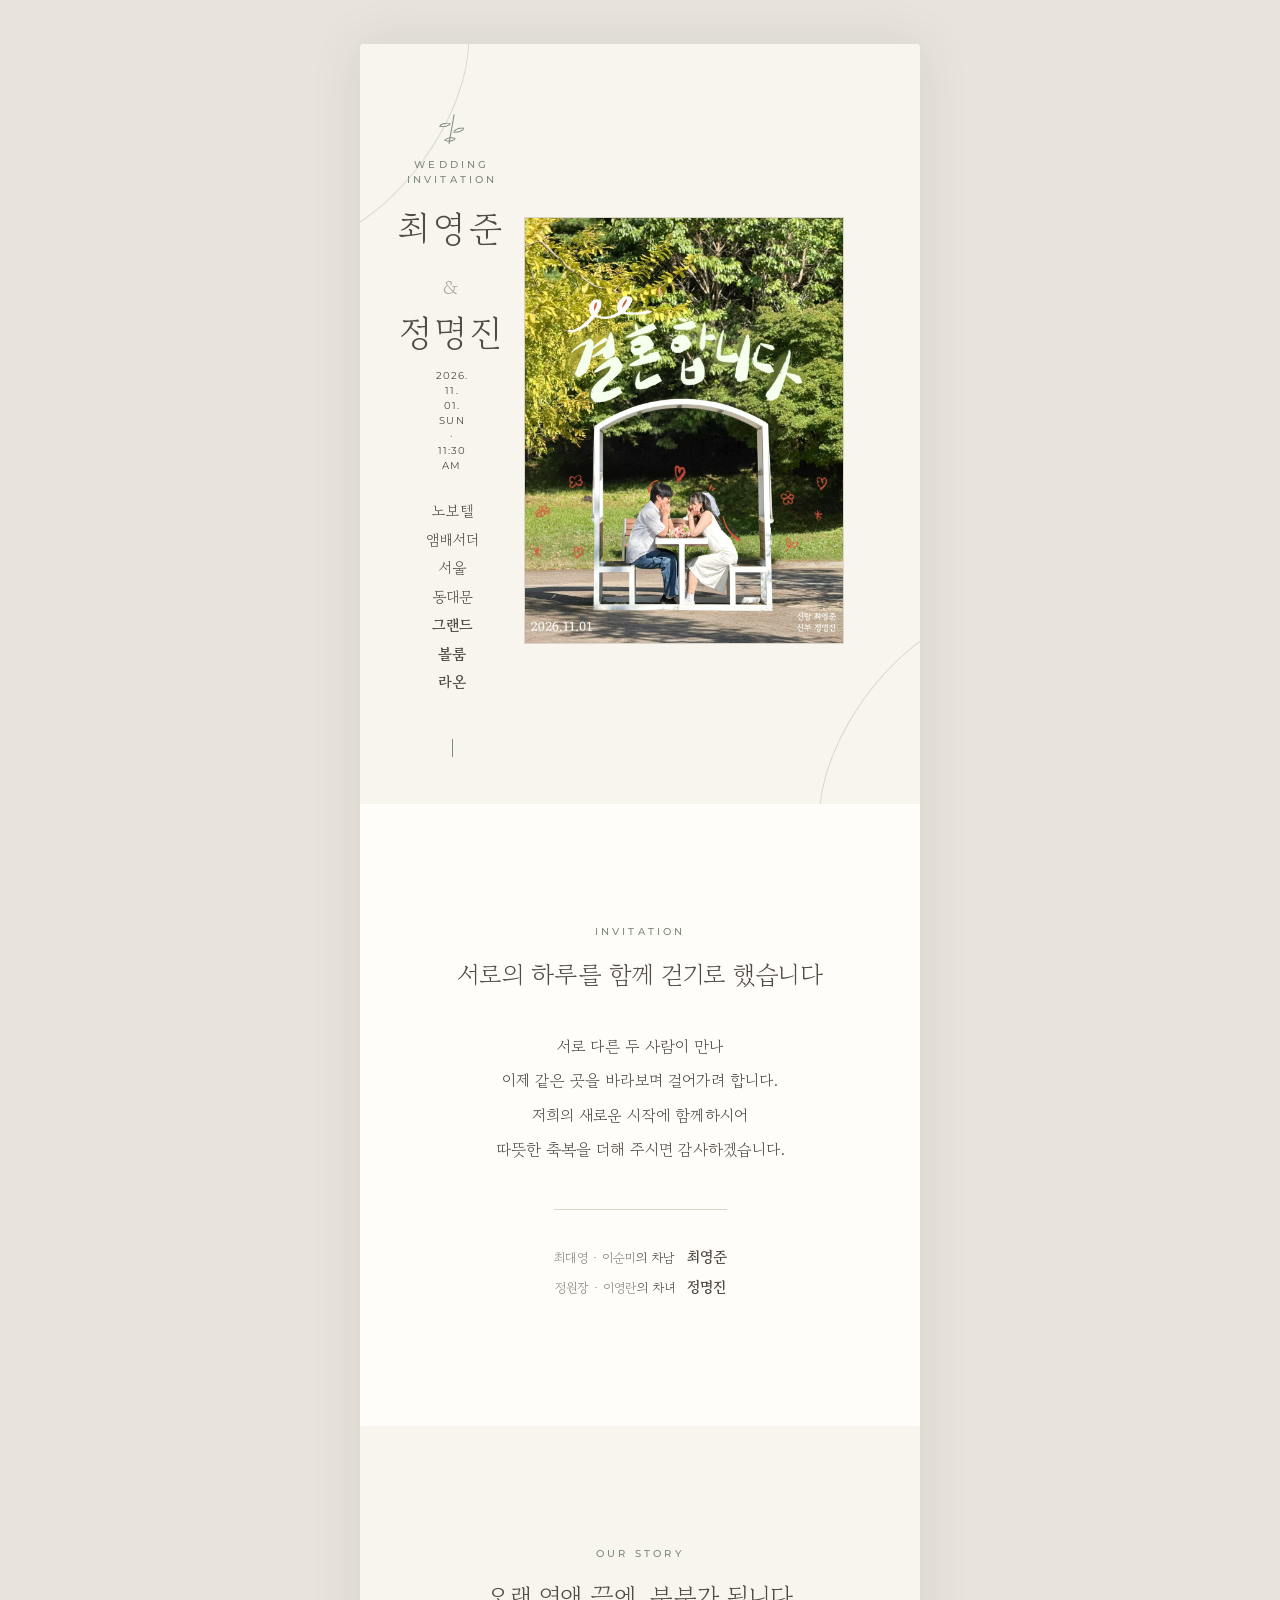
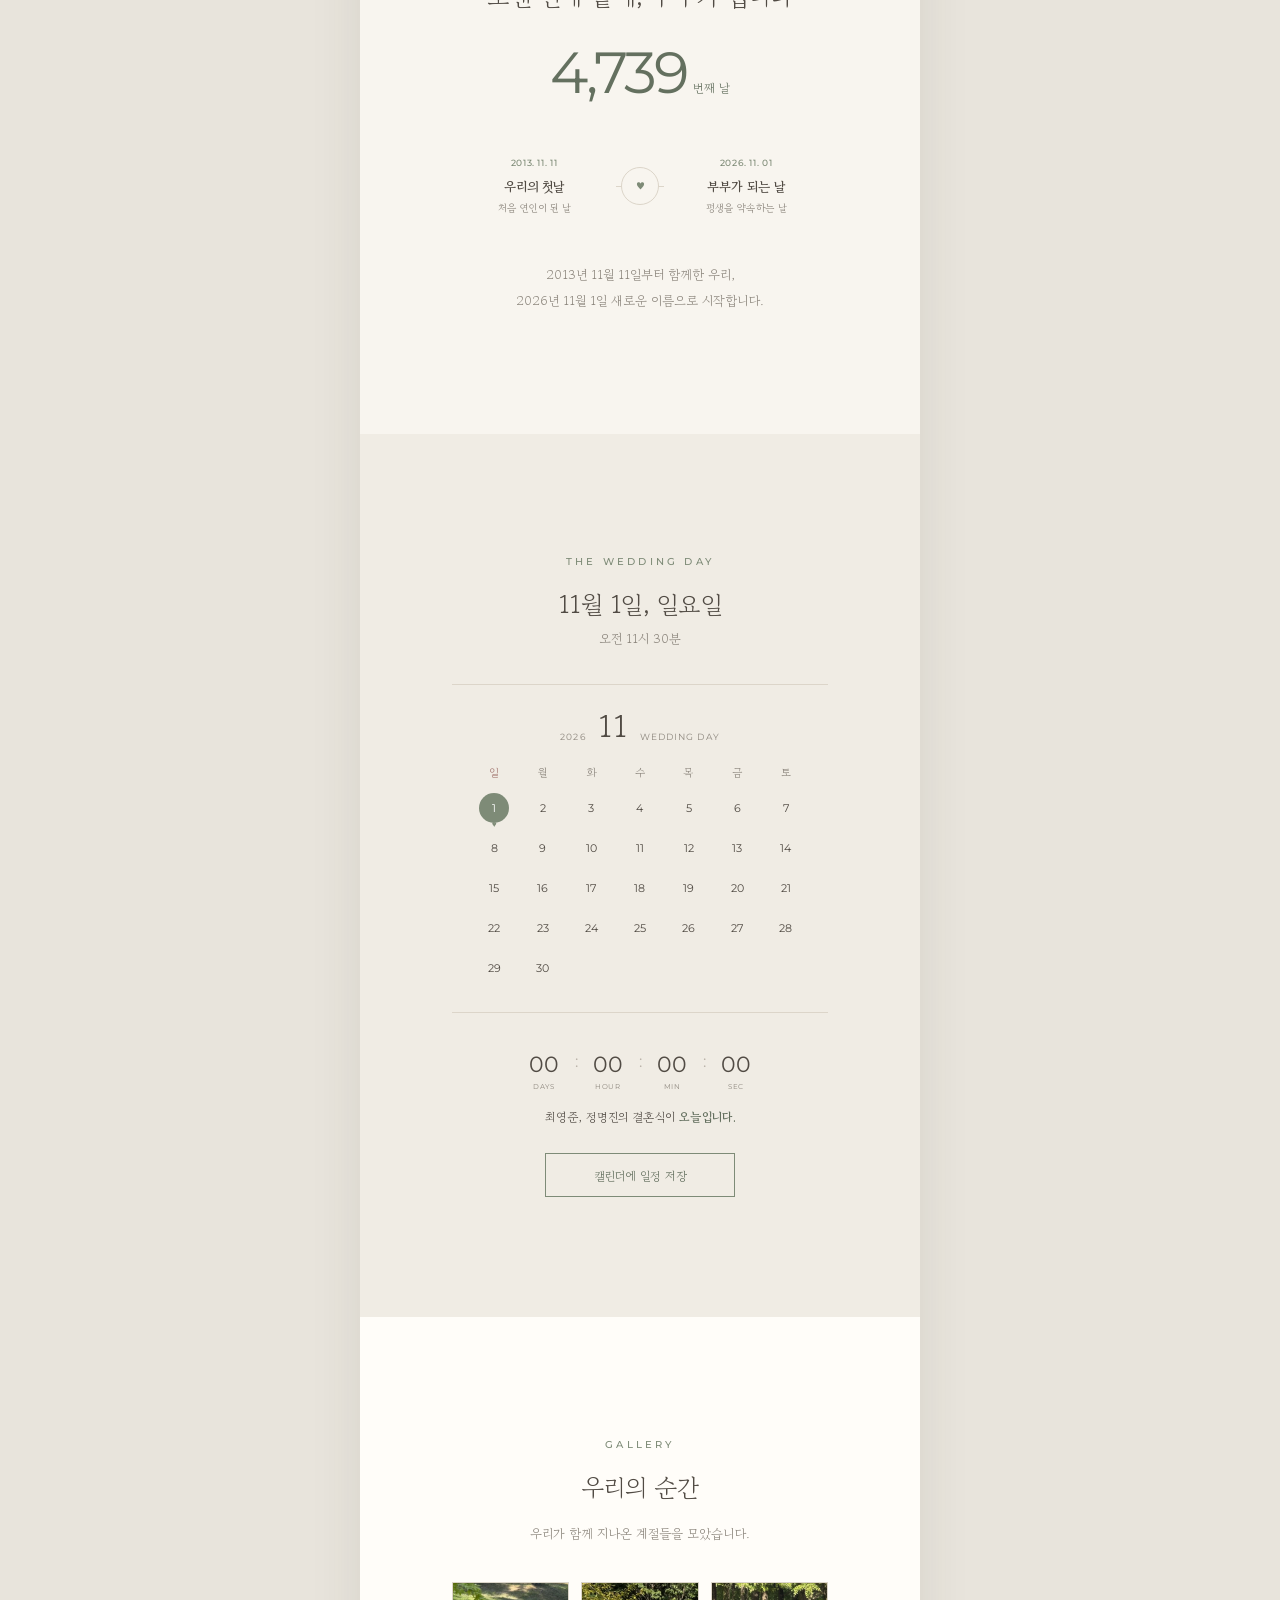
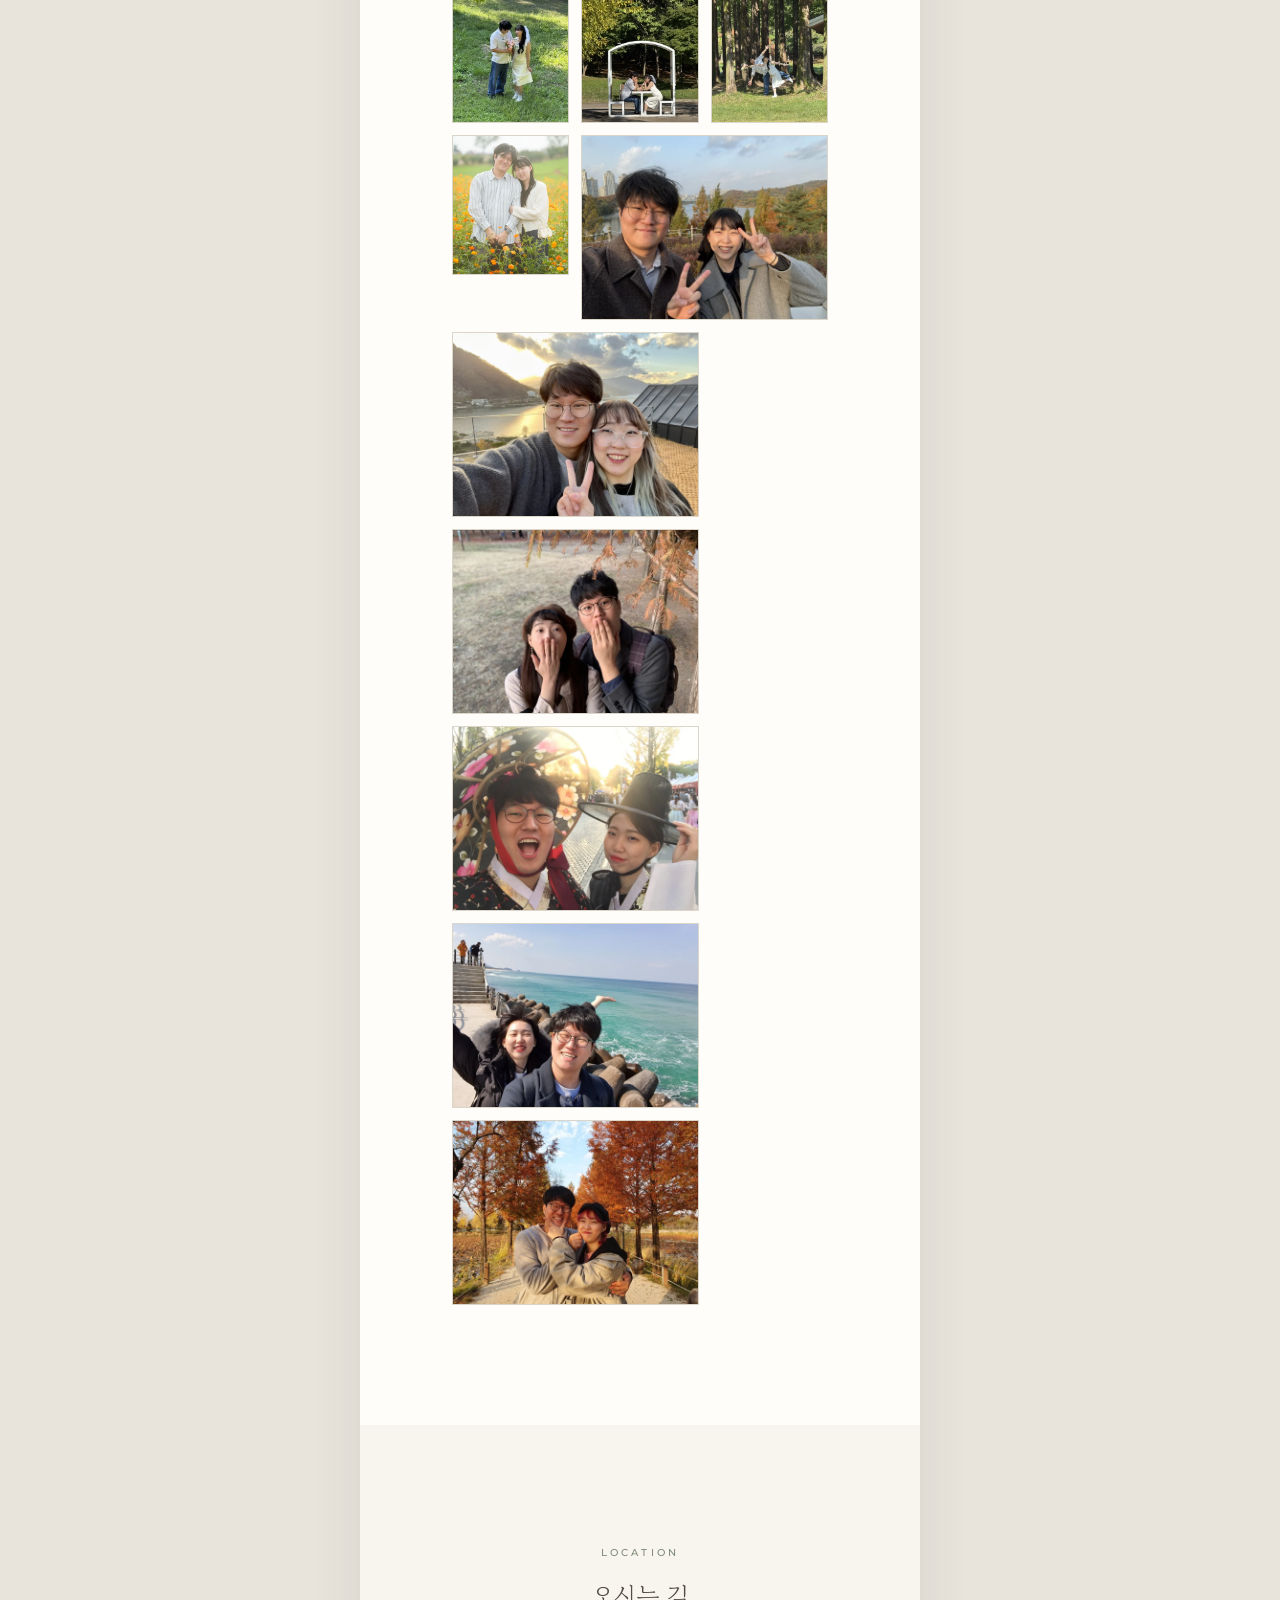
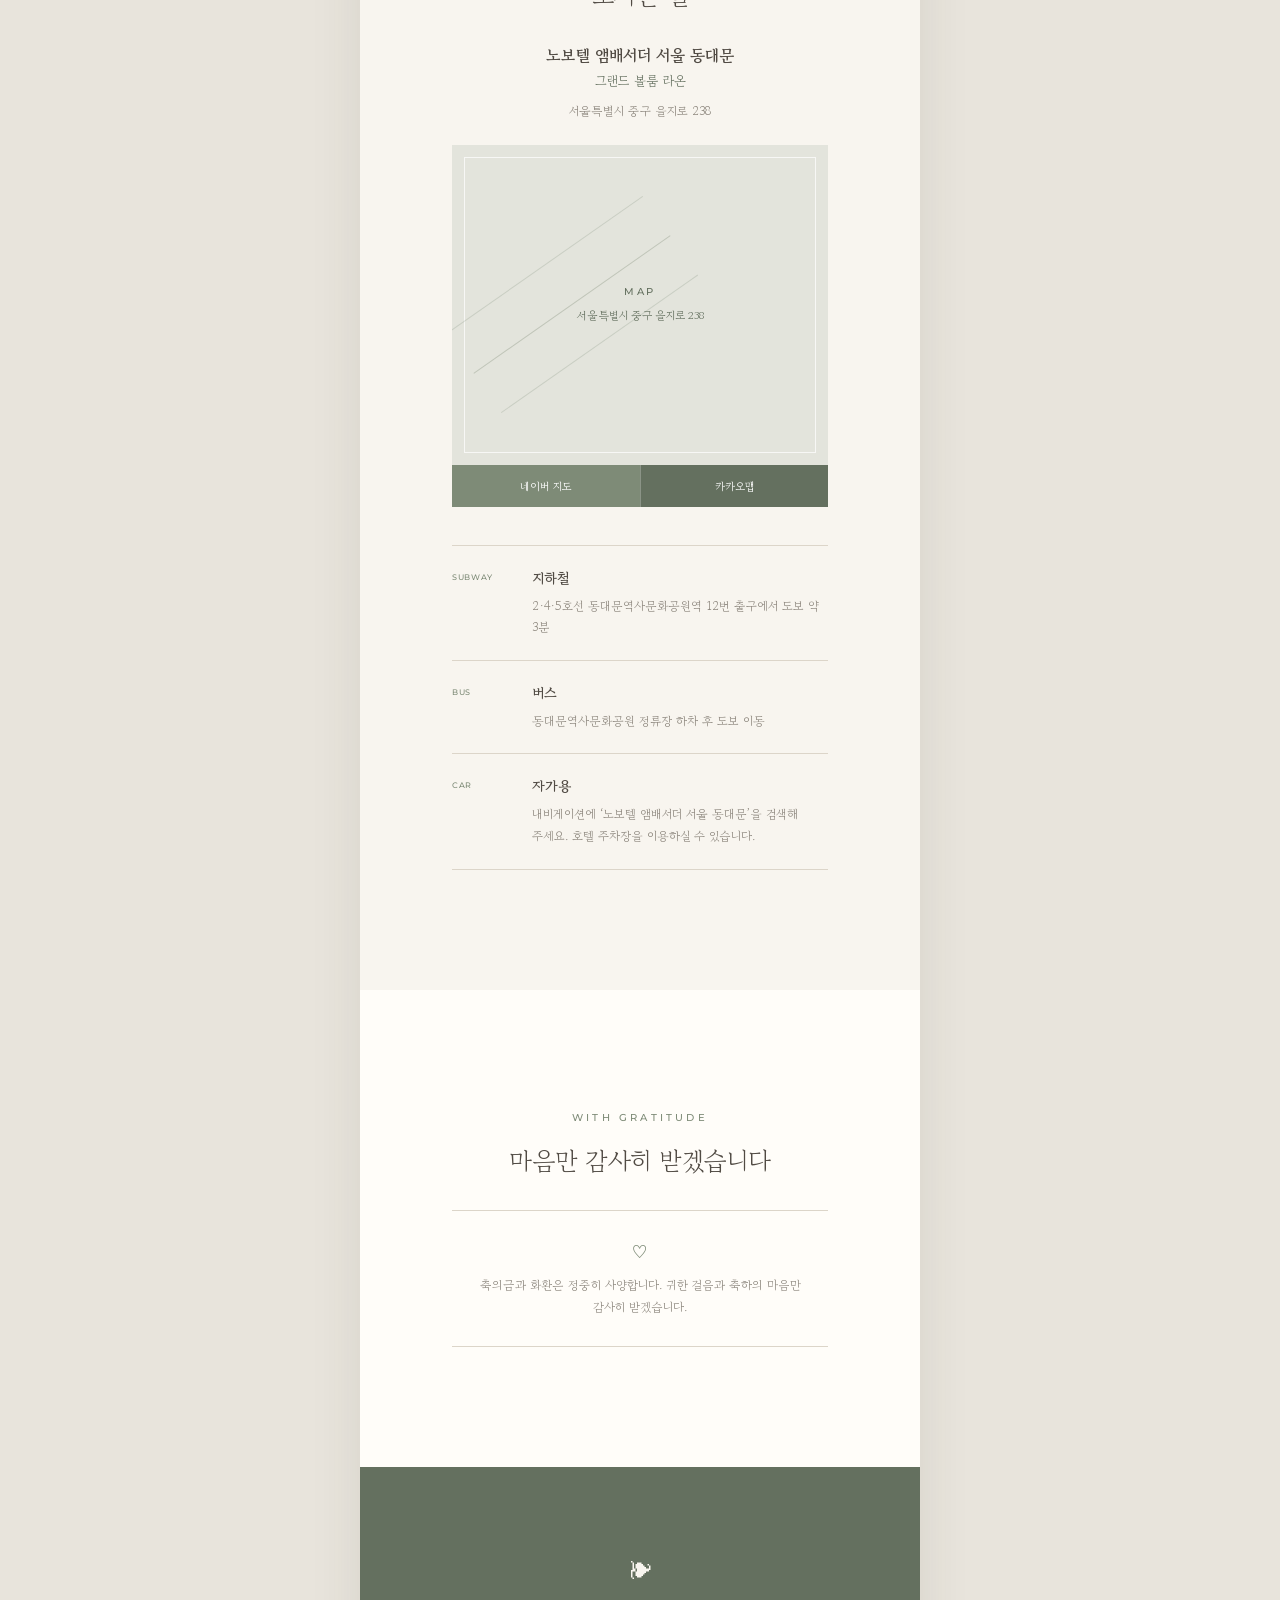
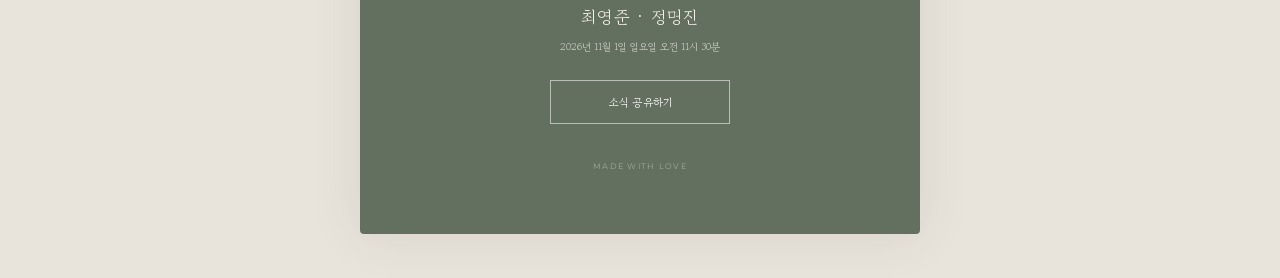
<file: static/wedding/index.html>
<!doctype html>
<html lang="ko">
  <head>
    <meta charset="UTF-8" />
    <meta name="viewport" content="width=device-width, initial-scale=1, viewport-fit=cover" />
    <meta name="theme-color" content="#f7f4ee" />
    <meta name="description" content="2026년 11월 1일 오전 11시 30분, 노보텔 앰배서더 서울 동대문" />
    <meta property="og:type" content="website" />
    <meta property="og:title" content="영준 · 명진, 결혼합니다" />
    <meta property="og:description" content="2026년 11월 1일 오전 11시 30분, 노보텔 앰배서더 서울 동대문" />
    <title>영준 · 명진, 결혼합니다</title>
    <link rel="icon" href="./assets/favicon-B3FWs-LG.svg" type="image/svg+xml" />
    <link rel="preconnect" href="https://fonts.googleapis.com" />
    <link rel="preconnect" href="https://fonts.gstatic.com" crossorigin />
    <link href="https://fonts.googleapis.com/css2?family=DM+Serif+Display&family=Gowun+Batang:wght@400;700&family=Montserrat:wght@400;500;600;700&family=Nanum+Pen+Script&family=Noto+Sans+KR:wght@400;500;700;900&display=swap" rel="stylesheet" />
    <script type="module" crossorigin src="./assets/main-DGoYVUx1.js"></script>
    <link rel="stylesheet" crossorigin href="./assets/main-BfIRj7Ne.css">
  </head>
  <body data-page="invitation" data-theme="classic">
    <div class="scroll-progress" aria-hidden="true"><i></i></div>
    <main id="invitation" aria-live="polite"></main>
    <div id="toast" class="toast" role="status" aria-live="polite"></div>
    <dialog id="photo-modal" class="photo-modal" aria-label="사진 크게 보기">
      <button class="photo-modal__close" type="button" aria-label="닫기">×</button>
      <img alt="갤러리 사진 크게 보기" />
    </dialog>
    <noscript>이 청첩장을 보려면 브라우저에서 JavaScript를 활성화해 주세요.</noscript>
  </body>
</html>
</file>
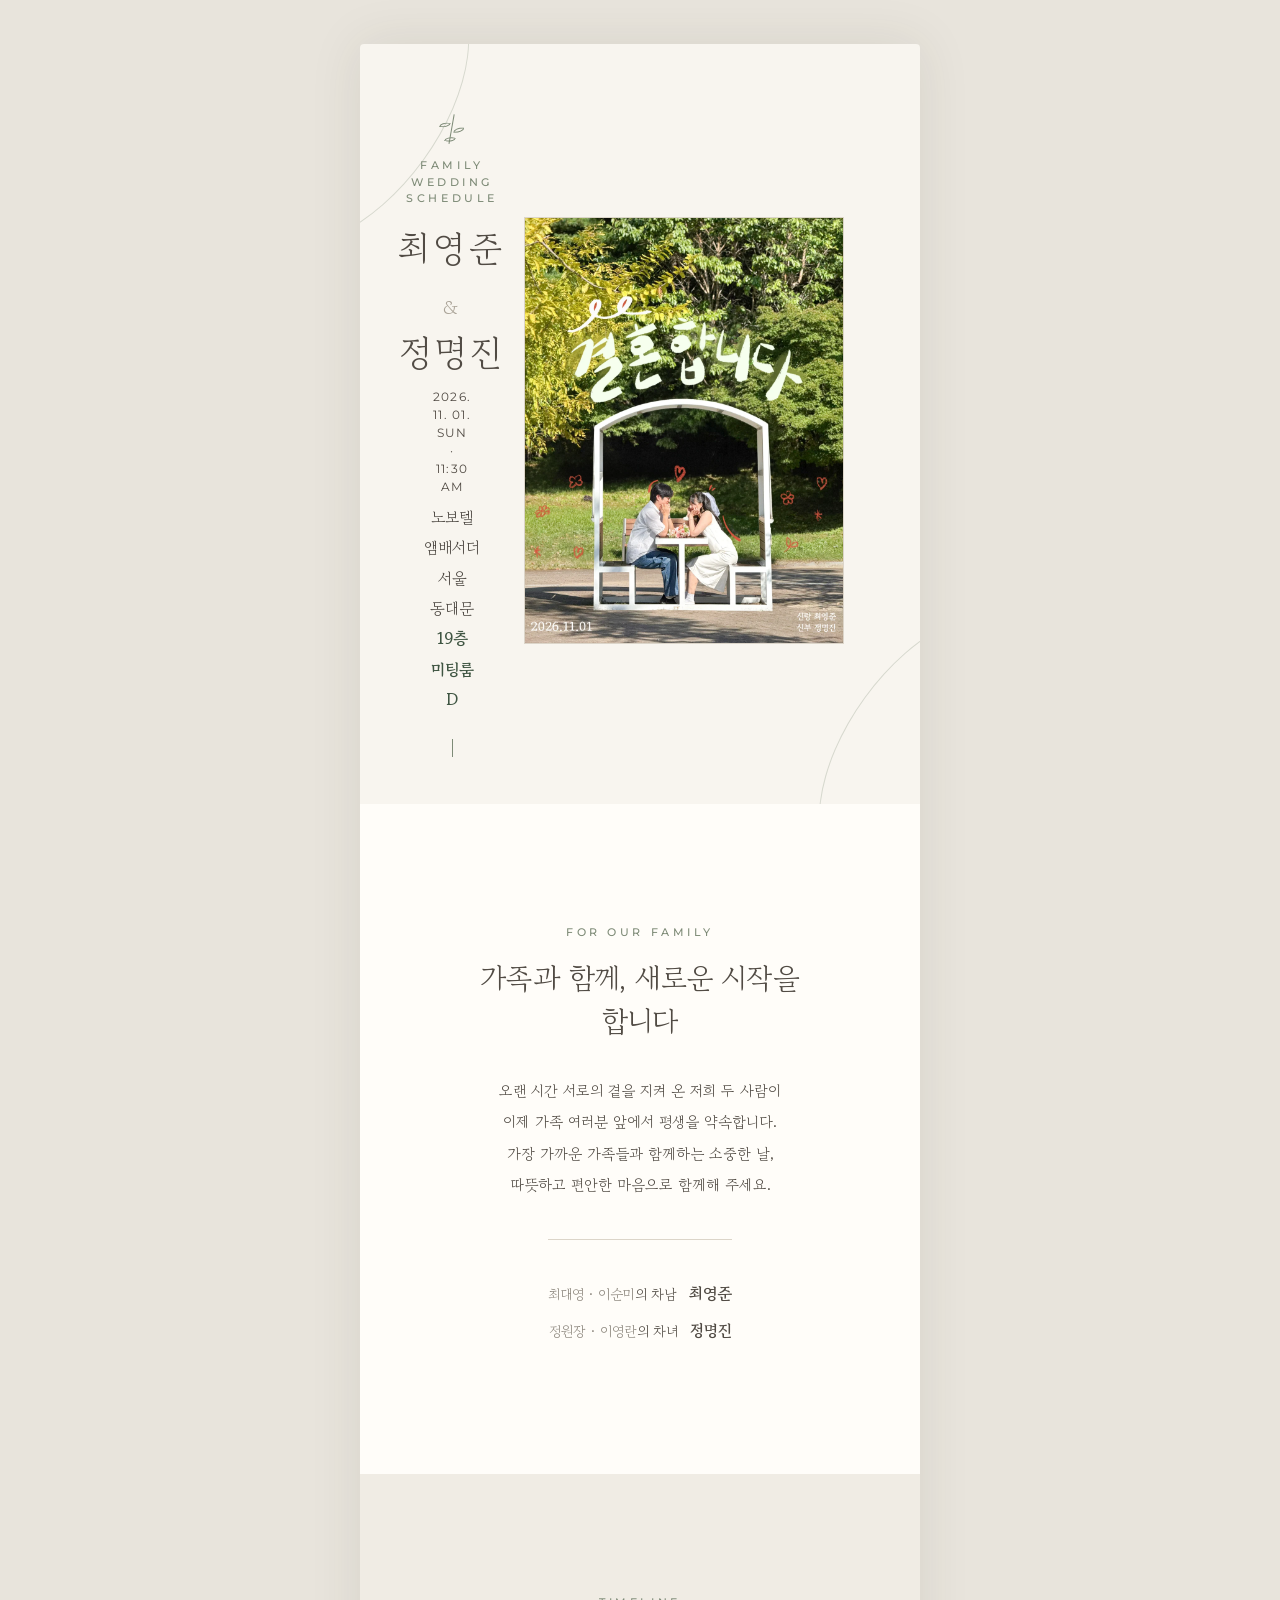
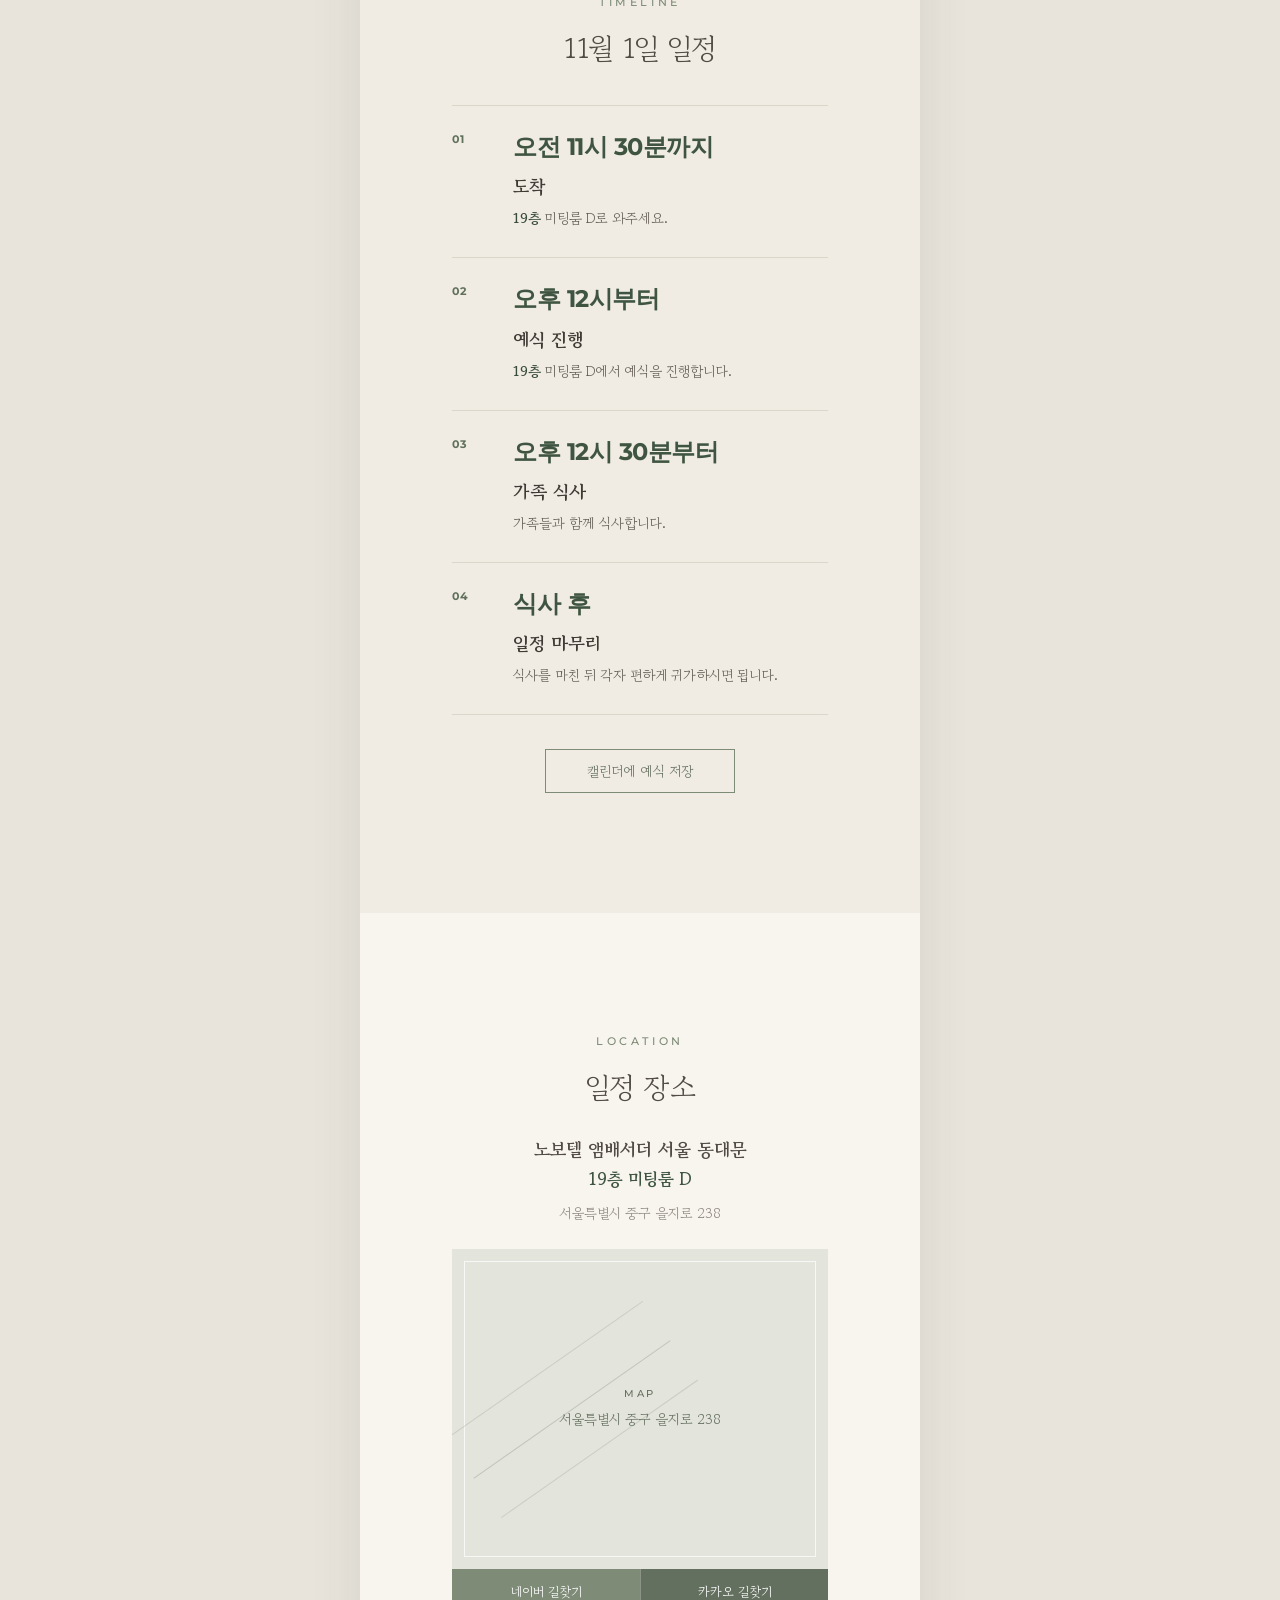
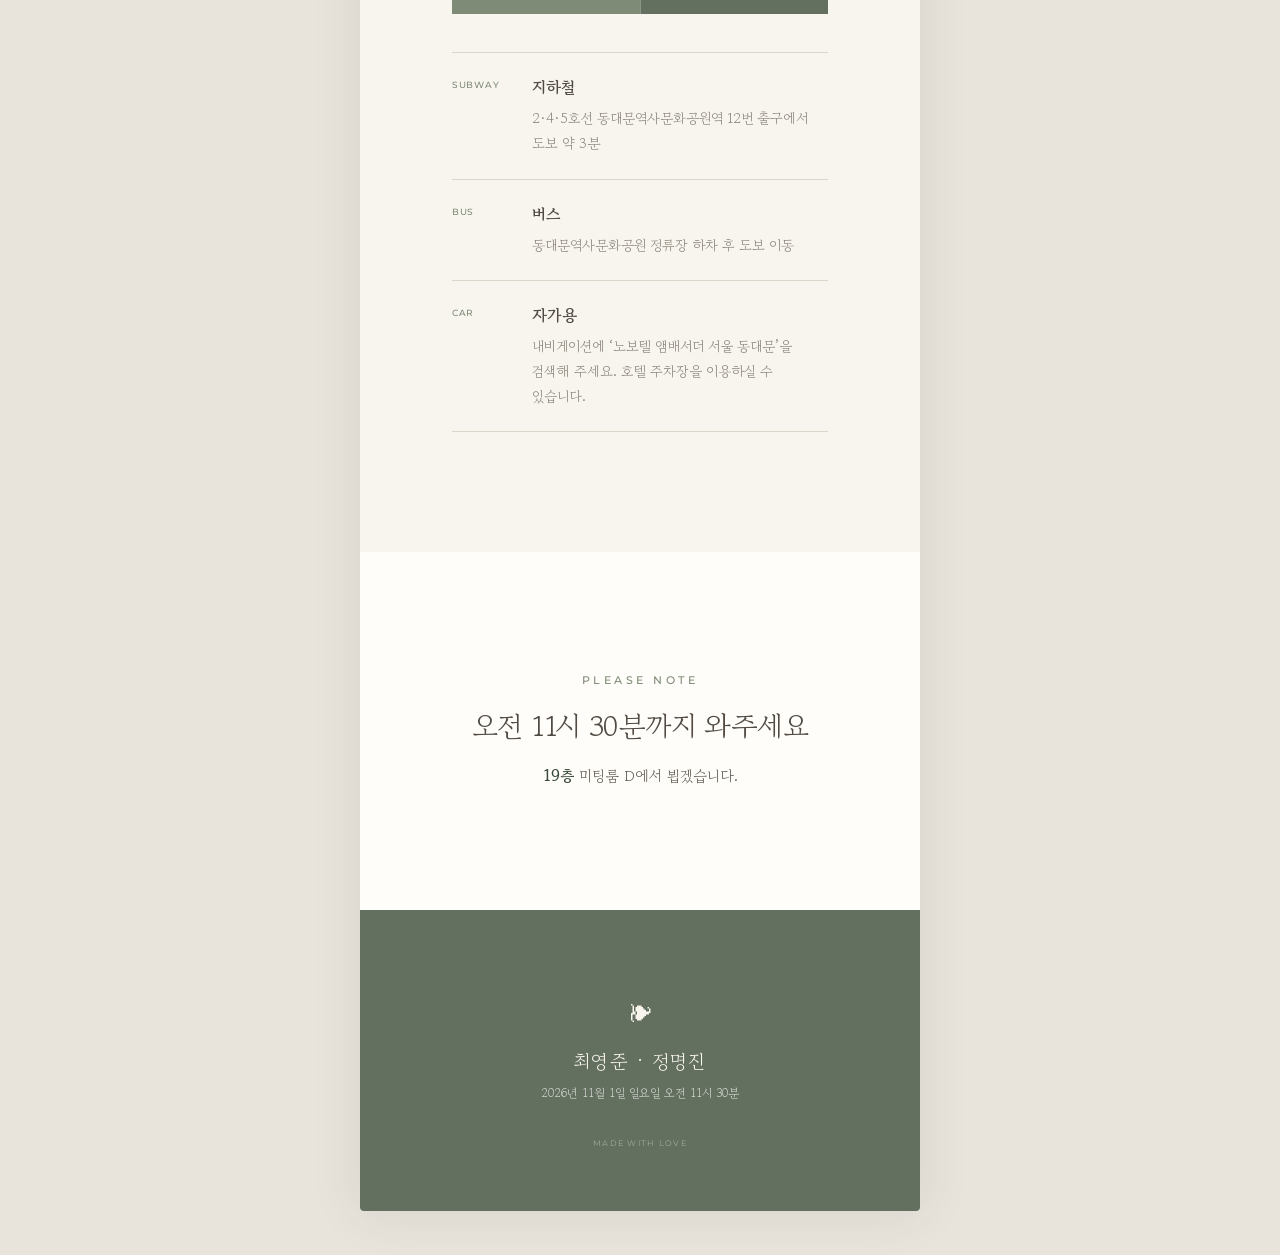
<file: static/wedding/family.html>
<!doctype html>
<html lang="ko">
  <head>
    <meta charset="UTF-8" />
    <meta name="viewport" content="width=device-width, initial-scale=1, viewport-fit=cover" />
    <meta name="theme-color" content="#f7f4ee" />
    <meta name="description" content="영준과 명진의 가족 예식 일정 안내" />
    <meta name="robots" content="noindex, nofollow" />
    <title>영준 · 명진 가족 일정</title>
    <link rel="icon" href="./assets/favicon-B3FWs-LG.svg" type="image/svg+xml" />
    <link rel="preconnect" href="https://fonts.googleapis.com" />
    <link rel="preconnect" href="https://fonts.gstatic.com" crossorigin />
    <link href="https://fonts.googleapis.com/css2?family=Gowun+Batang:wght@400;700&family=Montserrat:wght@400;500;600;700&display=swap" rel="stylesheet" />
    <script type="module" crossorigin src="./assets/main-DGoYVUx1.js"></script>
    <link rel="stylesheet" crossorigin href="./assets/main-BfIRj7Ne.css">
  </head>
  <body data-page="family" data-theme="classic">
    <div class="scroll-progress" aria-hidden="true"><i></i></div>
    <main id="invitation" aria-live="polite"></main>
    <div id="toast" class="toast" role="status" aria-live="polite"></div>
    <dialog id="photo-modal" class="photo-modal" aria-label="사진 크게 보기">
      <button class="photo-modal__close" type="button" aria-label="닫기">×</button>
      <img alt="사진 크게 보기" />
    </dialog>
    <noscript>이 페이지를 보려면 브라우저에서 JavaScript를 활성화해 주세요.</noscript>
  </body>
</html>
</file>
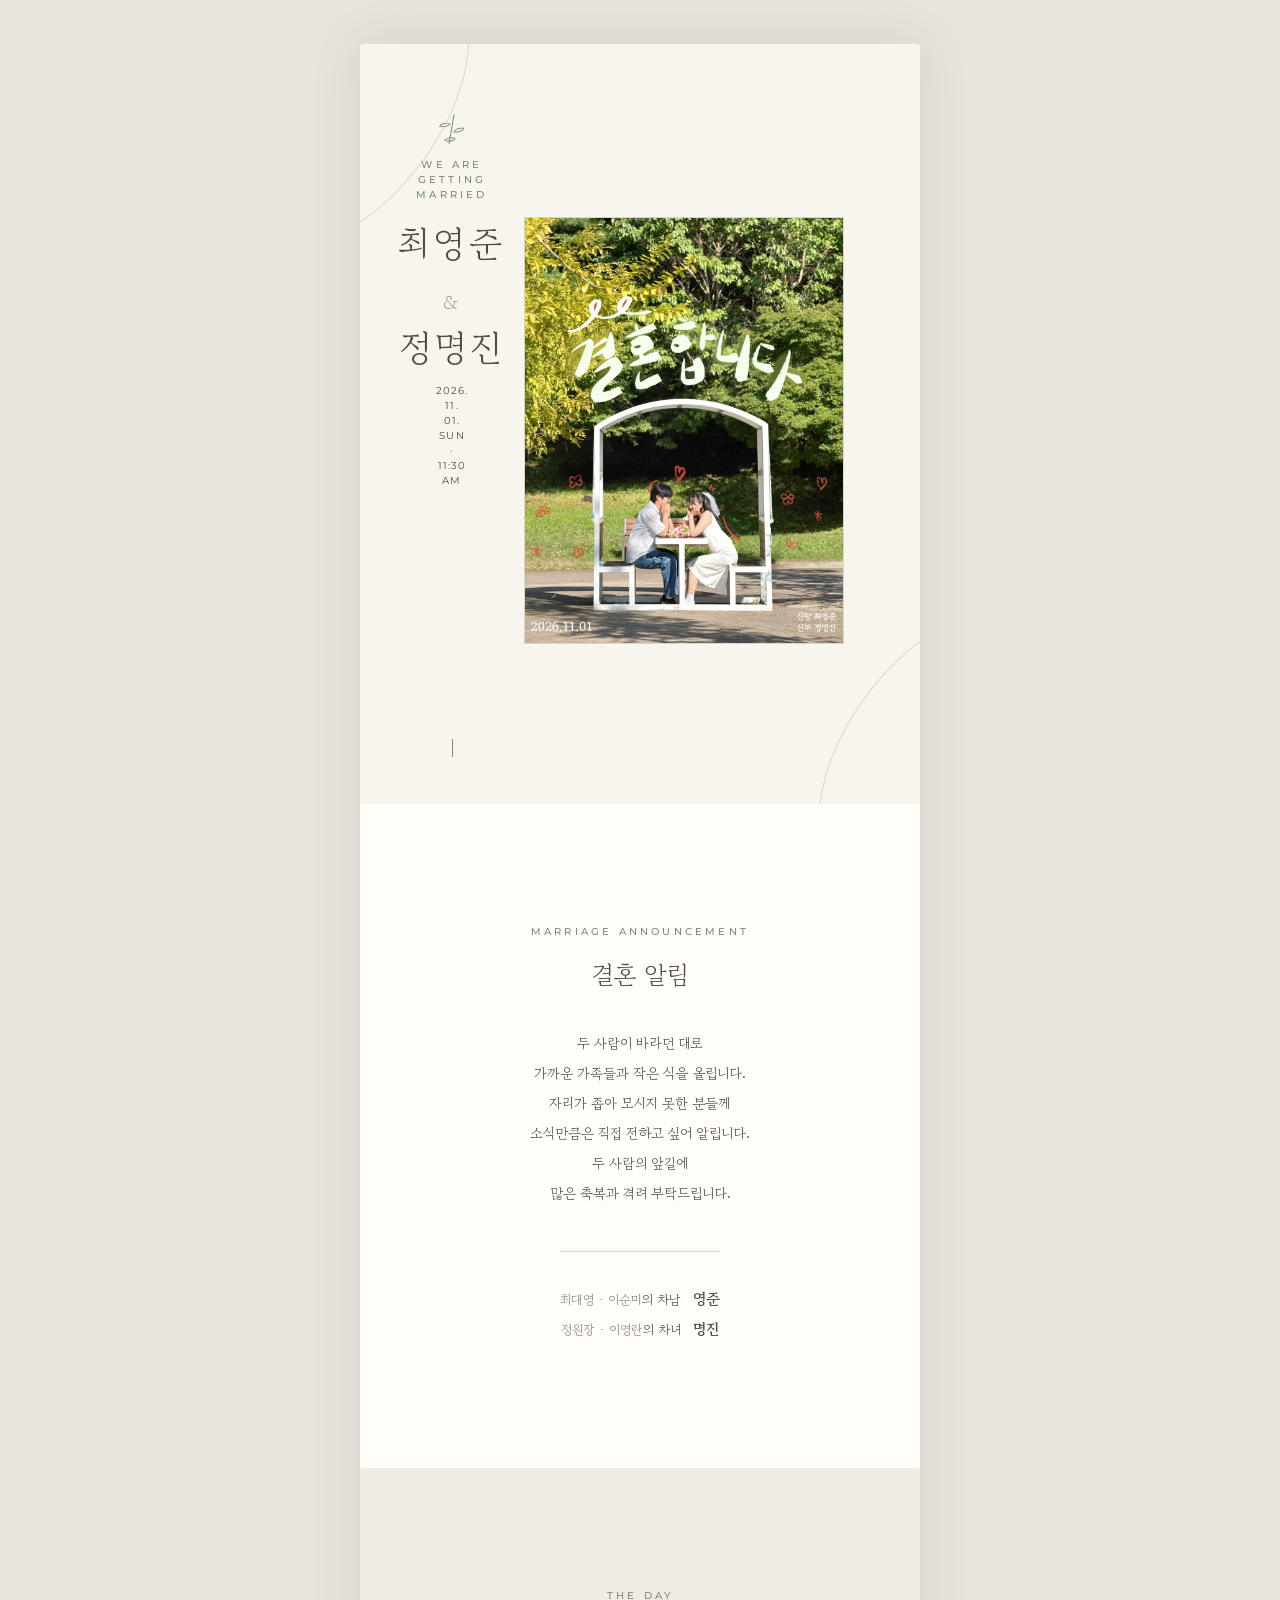
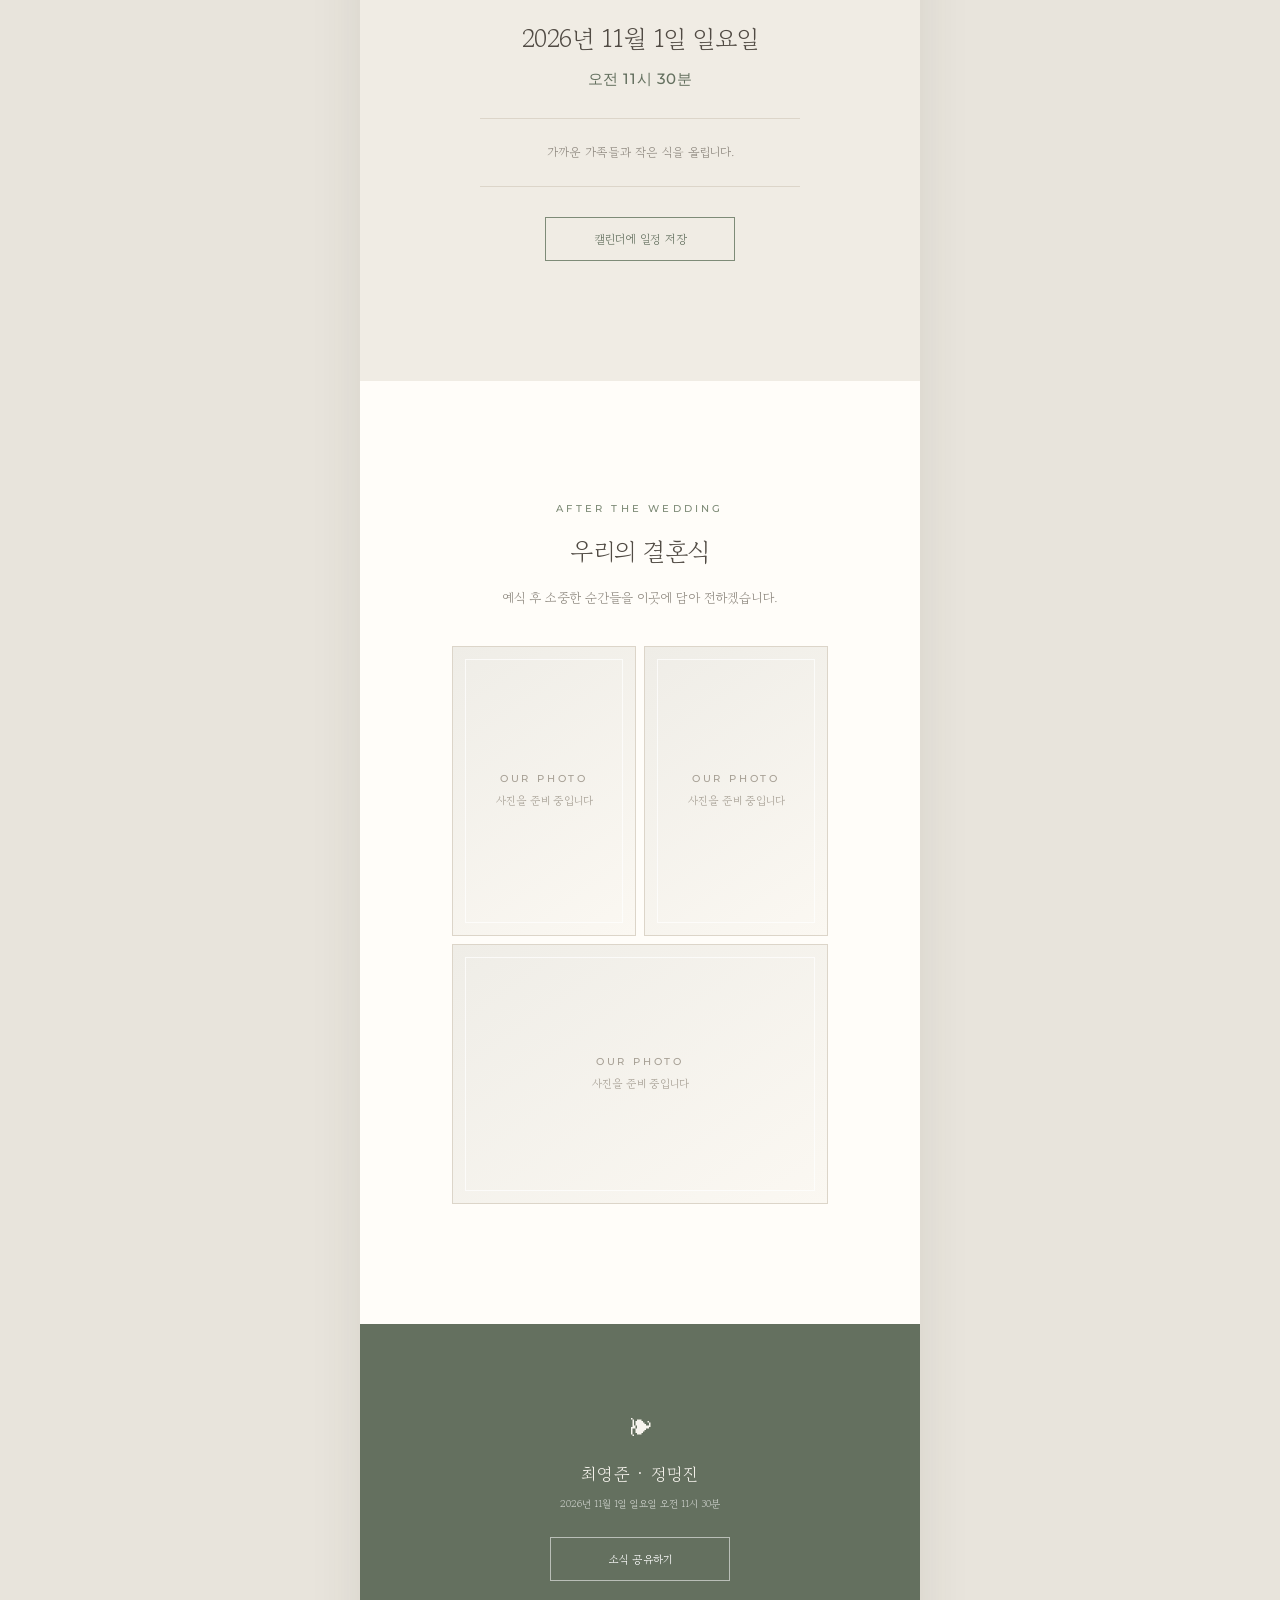
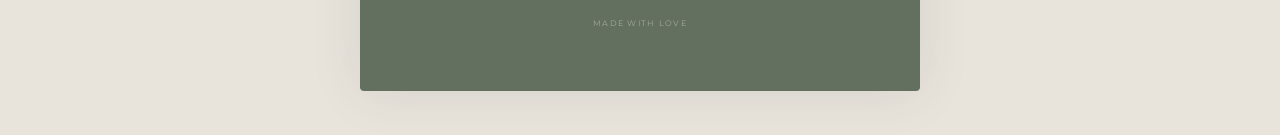
<file: static/wedding/notice.html>
<!doctype html>
<html lang="ko">
  <head>
    <meta charset="UTF-8" />
    <meta name="viewport" content="width=device-width, initial-scale=1, viewport-fit=cover" />
    <meta name="theme-color" content="#f7f4ee" />
    <meta name="description" content="영준과 명진이 결혼 소식을 전합니다." />
    <meta property="og:type" content="website" />
    <meta property="og:title" content="영준 · 명진, 결혼했습니다" />
    <meta property="og:description" content="가족의 축복 속에서 결혼식을 올립니다." />
    <title>영준 · 명진, 결혼 소식</title>
    <link rel="icon" href="./assets/favicon-B3FWs-LG.svg" type="image/svg+xml" />
    <link rel="preconnect" href="https://fonts.googleapis.com" />
    <link rel="preconnect" href="https://fonts.gstatic.com" crossorigin />
    <link href="https://fonts.googleapis.com/css2?family=Gowun+Batang:wght@400;700&family=Montserrat:wght@400;500;600;700&display=swap" rel="stylesheet" />
    <script type="module" crossorigin src="./assets/main-DGoYVUx1.js"></script>
    <link rel="stylesheet" crossorigin href="./assets/main-BfIRj7Ne.css">
  </head>
  <body data-page="notice" data-theme="classic">
    <div class="scroll-progress" aria-hidden="true"><i></i></div>
    <main id="invitation" aria-live="polite"></main>
    <div id="toast" class="toast" role="status" aria-live="polite"></div>
    <dialog id="photo-modal" class="photo-modal" aria-label="사진 크게 보기">
      <button class="photo-modal__close" type="button" aria-label="닫기">×</button>
      <img alt="사진 크게 보기" />
    </dialog>
    <noscript>이 페이지를 보려면 브라우저에서 JavaScript를 활성화해 주세요.</noscript>
  </body>
</html>
</file>
<file: static/wedding/assets/main-BfIRj7Ne.css>
:root{--paper:#f8f5ef;--paper-deep:#f0ece4;--ink:#514b44;--muted:#8d877e;--sage:#7e8b77;--sage-deep:#64705f;--line:#dcd5c9;--white:#fffdf9;--serif:"Gowun Batang", serif;--sans:"Montserrat", sans-serif}*{box-sizing:border-box}html{scroll-behavior:smooth}body{color:var(--ink);font-family:var(--serif);-webkit-font-smoothing:antialiased;background:#e8e4dc;margin:0}button,a{-webkit-tap-highlight-color:transparent}button{font:inherit}a{color:inherit;text-decoration:none}#invitation{background:var(--paper);width:100%;max-width:480px;margin:0 auto;overflow:hidden;box-shadow:0 0 52px #3e372c1a}.section{text-align:center;padding:98px max(20px,6vw);position:relative}.section-kicker{color:var(--sage);font:500 10px/1.5 var(--sans);letter-spacing:.32em;margin:0 0 15px}h1,h2,h3,p{word-break:keep-all}h2{letter-spacing:-.02em;margin:0;font-size:22px;font-weight:400;line-height:1.6}.section-note{color:var(--muted);margin:15px 0 35px;font-size:13px;line-height:1.9}.hero{flex-direction:column;align-items:center;min-height:100svh;padding-top:70px;padding-bottom:36px;display:flex;overflow:hidden}.hero:before,.hero:after{content:"";pointer-events:none;border:1px solid #7e8b7747;border-radius:50%;width:170px;height:310px;position:absolute;transform:rotate(36deg)}.hero:before{top:-115px;left:-128px}.hero:after{bottom:-85px;right:-135px}.botanical{width:30px;height:33px;margin-bottom:12px;position:relative;transform:rotate(-8deg)}.botanical:before{content:"";background:var(--sage);width:1px;height:30px;position:absolute;top:2px;left:14px;transform:rotate(18deg)}.botanical i{border:1px solid var(--sage);border-radius:100% 0;width:11px;height:6px;position:absolute}.botanical i:first-child{top:9px;left:3px;transform:rotate(18deg)}.botanical i:nth-child(2){top:16px;left:16px;transform:rotate(192deg)}.botanical i:nth-child(3){top:24px;left:6px;transform:rotate(22deg)}.eyebrow{color:var(--sage);font:500 10px/1.5 var(--sans);letter-spacing:.32em;margin:0 0 14px}.hero h1{letter-spacing:.08em;margin:0 0 11px;font-size:clamp(27px,8vw,31px);font-weight:400}.hero h1 .amp{color:#aaa397;margin:0 6px;font-size:18px}.hero__date{font:400 10px/1.5 var(--sans);letter-spacing:.11em;margin:0 0 31px}.hero__photo{width:100%}.hero__venue{margin:25px 0 0;font-size:14px;line-height:1.9}.hero__venue strong{font-weight:700}.scroll-cue{height:28px;margin-top:auto;padding-top:18px}.scroll-cue span{background:var(--sage);width:1px;height:18px;animation:1.8s ease-in-out infinite scroll;display:block}.photo{border:1px solid var(--line);color:#a7a095;cursor:pointer;background:linear-gradient(145deg,#eeebe4,#faf7f1);justify-content:center;align-items:center;width:100%;padding:0;display:flex;position:relative;overflow:hidden}.photo--empty{cursor:default;flex-direction:column;gap:8px}.photo--empty:before,.map-placeholder:before{content:"";border:1px solid #ffffffb8;position:absolute;inset:12px}.photo--empty span,.map-placeholder>span{font:500 10px/1 var(--sans);letter-spacing:.28em}.photo--empty small{font-size:11px}.photo img{object-fit:cover;width:100%;height:100%;transition:transform .6s;display:block}.photo:hover img{transform:scale(1.025)}.photo--main{aspect-ratio:3/4}.greeting{background:var(--white)}.greeting__copy{margin:35px 0 42px;font-size:15px;line-height:2.15}.family{border-top:1px solid var(--line);padding-top:27px;display:inline-block}.family p{margin:9px 0;font-size:13px}.family span{color:var(--muted)}.family strong{margin-left:8px;font-size:15px;font-weight:700}.story{background:var(--paper)}.story__days{color:var(--sage-deep);margin:28px 0 8px}.story__days strong{font:400 clamp(40px, 12vw, 58px)/1 var(--sans);letter-spacing:-.05em}.story__days span{margin-left:7px;font-size:12px}.story__timeline{grid-template-columns:1fr 48px 1fr;align-items:center;margin:42px 0 34px;display:grid;position:relative}.story__timeline:before{content:"";z-index:0;background:var(--line);height:1px;position:absolute;top:50%;left:12%;right:12%}.story__timeline article{z-index:1;background:var(--paper);padding:13px 7px;position:relative}.story__timeline time,.story__timeline strong,.story__timeline span{display:block}.story__timeline time{color:var(--sage);font:500 9px/1.4 var(--sans);letter-spacing:.07em}.story__timeline strong{margin:8px 0 4px;font-size:13px}.story__timeline span{color:var(--muted);font-size:10px}.story__timeline>div{z-index:2;border:1px solid var(--line);background:var(--paper);border-radius:50%;place-items:center;width:38px;height:38px;margin:auto;display:grid;position:relative}.story__timeline i{color:var(--sage);font-size:10px;font-style:normal}.story__copy{color:var(--muted);margin:0;font-size:13px;line-height:2}.date-section{background:var(--paper-deep)}.date-section__time{color:var(--muted);margin:5px 0 36px;font-size:13px}.calendar{border-top:1px solid var(--line);border-bottom:1px solid var(--line);padding:25px 18px 29px}.calendar__header{color:var(--muted);font:400 9px/1 var(--sans);letter-spacing:.12em;justify-content:center;align-items:end;gap:12px;margin-bottom:23px;display:flex}.calendar__header strong{color:var(--ink);font:400 31px/1 var(--serif)}.calendar__week,.calendar__days{grid-template-columns:repeat(7,1fr);align-items:center;display:grid}.calendar__week{color:var(--muted);margin-bottom:13px;font-size:11px}.calendar__week span:first-child{color:#a77d76}.calendar__days{font:400 11px/30px var(--sans);row-gap:10px}.calendar__days .is-wedding{z-index:0;color:#fff;position:relative}.calendar__days .is-wedding:before{content:"";z-index:-1;background:var(--sage);border-radius:50%;width:30px;height:30px;margin:auto;position:absolute;inset:0}.calendar__days .is-wedding:after{content:"♥";color:var(--sage);font-size:8px;position:absolute;bottom:-16px;left:50%;transform:translate(-50%)}.countdown{justify-content:center;align-items:start;gap:9px;margin:41px 0 18px;display:flex}.countdown div{min-width:43px}.countdown strong{font:400 22px/1 var(--sans);display:block}.countdown span{color:var(--muted);font:400 7px/1 var(--sans);letter-spacing:.08em;margin-top:7px;display:block}.countdown b{color:#b8b1a7;font:400 16px/1 var(--sans)}.countdown-message{margin:0 0 28px;font-size:12px}.countdown-message strong{color:var(--sage-deep);font-weight:700}.line-button{border:1px solid var(--sage);min-width:190px;min-height:44px;color:var(--sage-deep);cursor:pointer;background:0 0;border-radius:0;padding:10px 22px;font-size:12px}.gallery{background:var(--white)}.gallery__grid{grid-template-columns:repeat(2,1fr);gap:8px;display:grid}.gallery__grid .photo{aspect-ratio:1/1.2}.gallery__grid .photo--landscape{aspect-ratio:4/3;grid-column:1/-1}.gallery__grid .photo--wide{aspect-ratio:1.55;grid-column:1/-1}.location__summary{margin:28px 0 26px}.location__summary strong,.location__summary span{display:block}.location__summary strong{font-size:16px}.location__summary span{color:var(--sage-deep);margin-top:4px;font-size:13px}.location__summary p{color:var(--muted);margin:12px 0 0;font-size:12px}.map-placeholder{height:220px;color:var(--sage-deep);background:#e3e4dc;flex-direction:column;justify-content:center;gap:10px;display:flex;position:relative;overflow:hidden}.map-placeholder:after{content:"";background:#7e8b7759;width:240px;height:1px;position:absolute;transform:rotate(-35deg);box-shadow:0 48px #7e8b7740,0 -48px #7e8b7740}.map-placeholder>*{z-index:1}.map-placeholder p{margin:0;font-size:11px}.map-buttons{grid-template-columns:1fr 1fr;margin-bottom:38px;display:grid}.map-buttons a{background:var(--sage);color:#fff;padding:13px 8px;font-size:11px}.map-buttons a+a{background:var(--sage-deep);border-left:1px solid #ffffff40}.transport{text-align:left}.transport article{border-top:1px solid var(--line);grid-template-columns:55px 1fr;gap:8px;padding:22px 0;display:grid}.transport article:last-child{border-bottom:1px solid var(--line)}.transport article>span{color:var(--sage);font:500 8px/1.4 var(--sans);letter-spacing:.08em;padding-top:4px}.transport h3{margin:0 0 7px;font-size:14px}.transport p{color:var(--muted);margin:0;font-size:12px;line-height:1.8}.contact{background:var(--paper-deep)}.contact__buttons{grid-template-columns:1fr 1fr;gap:8px;margin-bottom:34px;display:grid}.person-button{border:1px solid var(--line);background:#ffffff6b;padding:20px 12px}.person-button span,.person-button strong,.person-button em{display:block}.person-button span{color:var(--muted);font-size:10px}.person-button strong{margin:4px 0 13px;font-size:15px}.person-button em{color:var(--sage-deep);font-size:10px;font-style:normal}.notice{border:1px solid var(--line);color:var(--muted);margin:34px 0 0;padding:16px;font-size:11px;line-height:1.8}.footer{padding-top:73px;padding-bottom:calc(48px + env(safe-area-inset-bottom));background:var(--sage-deep);color:#f8f5ef}.footer__mark{margin-bottom:18px;font-size:24px}.footer p{letter-spacing:.06em;margin:0;font-size:17px}.footer>span{color:#ffffffad;margin:10px 0 26px;font-size:10px;display:block}.share-button{color:#fff;cursor:pointer;background:0 0;border:1px solid #ffffff8c;min-width:180px;min-height:44px;font-size:11px}.footer small{color:#fff6;font:400 8px/1 var(--sans);letter-spacing:.16em;text-transform:uppercase;margin-top:38px;display:block}.toast{z-index:50;color:#fff;opacity:0;pointer-events:none;background:#302e2ae6;border-radius:30px;padding:11px 18px;font-size:12px;transition:all .25s;position:fixed;bottom:28px;left:50%;transform:translate(-50%,12px)}.toast.is-visible{opacity:1;transform:translate(-50%)}.photo-modal{background:0 0;border:0;width:min(100% - 28px,600px);max-height:90vh;padding:0;overflow:visible}.photo-modal::backdrop{background:#1e1d1be6}.photo-modal img{object-fit:contain;width:100%;max-height:86vh;display:block}.photo-modal__close{z-index:1;color:#fff;width:38px;height:38px;font:300 29px/1 var(--sans);cursor:pointer;background:0 0;border:0;position:absolute;top:-43px;right:-3px}.theme-picker{z-index:40;top:max(10px, env(safe-area-inset-top));color:#fff;-webkit-backdrop-filter:blur(14px);backdrop-filter:blur(14px);background:#262522db;border:1px solid #ffffff38;border-radius:999px;align-items:center;gap:9px;width:min(100% - 20px,720px);padding:7px 8px 7px 12px;display:flex;position:fixed;left:50%;transform:translate(-50%);box-shadow:0 8px 25px #0000002e}.theme-picker>span{color:#ffffff94;font:500 7px/1 var(--sans);letter-spacing:.16em;flex:none}.theme-picker>div{scrollbar-width:none;flex:1;gap:3px;display:flex;overflow-x:auto}.theme-picker>div::-webkit-scrollbar{display:none}.theme-picker button{color:#ffffffad;cursor:pointer;white-space:nowrap;background:0 0;border:0;border-radius:999px;flex:1 0 auto;min-height:32px;padding:6px 11px;font-size:10px}.theme-picker button[aria-pressed=true]{color:#302e2b;background:#fff;font-weight:700}.scroll-progress{z-index:60;pointer-events:none;height:2px;position:fixed;inset:0 0 auto}.scroll-progress i{background:var(--sage);transform-origin:0;width:100%;height:100%;display:block;transform:scaleX(0)}.marquee{display:none;overflow:hidden}.hero__issue{display:none}.no-gift{border-top:1px solid var(--line);border-bottom:1px solid var(--line);width:min(100%,590px);margin:30px auto 0;padding:27px 20px}.no-gift span{color:var(--sage);margin-bottom:10px;font-size:18px;display:block}.no-gift p{color:var(--muted);margin:0;font-size:12px;line-height:1.9}.reveal{opacity:0;transition:opacity .8s,transform .8s cubic-bezier(.2,.65,.3,1);transform:translateY(18px)}.reveal.is-shown{opacity:1;transform:translateY(0)}.hero .reveal:nth-of-type(2){transition-delay:80ms}.hero .reveal:nth-of-type(3){transition-delay:.16s}.hero__photo.reveal{transition-delay:.24s}@keyframes scroll{0%,to{transform-origin:top;opacity:.3;transform:scaleY(.28)}50%{opacity:1;transform:scaleY(1)}}@media (width<=359px){.section{padding-top:76px;padding-bottom:76px}.hero{min-height:auto;padding-top:45px;padding-bottom:28px}.hero h1{font-size:25px}.hero__date{letter-spacing:.06em}.greeting__copy{font-size:13px;line-height:2}.family p{font-size:12px}.story__timeline{grid-template-columns:1fr 36px 1fr}.story__timeline>div{width:30px;height:30px}.story__timeline span{display:none}.countdown{gap:4px}.countdown div{min-width:40px}.transport article{grid-template-columns:48px 1fr}}body[data-theme=archive]{--paper:#eee9df;--paper-deep:#ded7cb;--ink:#26231f;--muted:#746d63;--sage:#8f382d;--sage-deep:#70271f;--line:#bcb3a5;--white:#f8f4eb;font-family:var(--serif);background:#cbc4b9;padding:0}body[data-theme=archive] #invitation{background:var(--paper);border-radius:0;width:100%;max-width:1160px;box-shadow:0 30px 90px #1e19142e}body[data-theme=archive] .hero{color:#fffaf0;isolation:isolate;background:#191714;min-height:100svh;padding:0;display:block}body[data-theme=archive] .hero:before{z-index:1;background:linear-gradient(#100d0a1f 20%,#100d0ad1 100%);border:0;border-radius:0;width:auto;height:auto;inset:0;transform:none}body[data-theme=archive] .hero:after{content:"THE ARCHIVE / 2013—2026";z-index:3;color:#fffaf08f;width:auto;height:auto;font:500 8px/1 var(--sans);letter-spacing:.28em;transform-origin:0 0;white-space:nowrap;border:0;inset:50% auto auto 18px;transform:rotate(-90deg)translate(-50%)}body[data-theme=archive] .botanical{display:none}body[data-theme=archive] .hero__photo{z-index:0;width:100%;height:100%;position:absolute;inset:0}body[data-theme=archive] .hero__photo .photo{aspect-ratio:auto;border:0;width:100%;height:100%}body[data-theme=archive] .hero__photo img{object-position:center;filter:sepia(.13)saturate(.72)contrast(1.08)}body[data-theme=archive] .hero .eyebrow{z-index:3;color:#fffaf0;margin:0;position:absolute;top:88px;left:46px}body[data-theme=archive] .hero h1{z-index:3;color:#fffaf0;font-family:"DM Serif Display", var(--serif);letter-spacing:-.045em;text-align:left;grid-template-rows:auto auto auto;gap:1px;margin:0;font-size:clamp(50px,15vw,78px);line-height:.82;display:grid;position:absolute;bottom:172px;left:46px;right:24px}body[data-theme=archive] .hero h1 .name--groom{grid-row:1}body[data-theme=archive] .hero h1 .name--bride{grid-row:3}body[data-theme=archive] .hero h1 .amp{color:#e7b8a8;grid-row:2;justify-self:end;margin:-4px 18% -2px 0;font:italic 31px/1 DM Serif Display,serif;position:static}body[data-theme=archive] .hero__date{z-index:3;color:#fffaf0c2;margin:0;position:absolute;bottom:132px;left:48px}body[data-theme=archive] .hero__venue{z-index:3;text-align:left;margin:0;position:absolute;bottom:43px;left:48px}body[data-theme=archive] .hero__issue{z-index:3;color:#fffaf0;text-align:center;border:1px solid #fffaf094;gap:5px;width:88px;padding:14px 10px;display:grid;position:absolute;top:76px;right:18px}body[data-theme=archive] .hero__issue span,body[data-theme=archive] .hero__issue i{font:500 7px/1.2 var(--sans);letter-spacing:.12em}body[data-theme=archive] .hero__issue b{font:400 10px/1.3 var(--serif)}body[data-theme=archive] .hero__issue i{font-style:normal}body[data-theme=archive] .hero .scroll-cue{z-index:3;margin:0;position:absolute;bottom:45px;right:28px}body[data-theme=archive] .marquee{background:#ded7cb;border-top:1px solid #a59b8d;border-bottom:1px solid #a59b8d;display:block}body[data-theme=archive] .marquee div{color:#5d564e;width:max-content;font:500 9px/1 var(--sans);letter-spacing:.18em;gap:25px;padding:13px 0;animation:25s linear infinite archive-marquee;display:flex}body[data-theme=archive] .marquee b{color:var(--sage)}body[data-theme=archive] .section:not(.hero):not(.footer){border-bottom:1px solid var(--line)}body[data-theme=archive] .section-kicker{color:var(--sage)}body[data-theme=archive] h2{font-family:"DM Serif Display", var(--serif);font-size:clamp(31px,7vw,58px);line-height:1.15}body[data-theme=archive] .story__days strong{color:#26231f;font-family:"DM Serif Display", var(--serif);font-size:clamp(72px,22vw,150px)}body[data-theme=archive] .story__timeline{border-top:1px solid #26231f;border-bottom:1px solid #26231f;padding:22px 8px}body[data-theme=archive] .story__timeline article,body[data-theme=archive] .story__timeline>div{background:var(--paper)}body[data-theme=archive] .calendar{background:#f7f2e9;border:1px solid #26231f;padding:30px 22px;box-shadow:8px 8px #9e9385}body[data-theme=archive] .calendar__days .is-wedding:before{background:#8f382d}body[data-theme=archive] .line-button{color:#fffaf0;background:#26231f;border:1px solid #26231f}body[data-theme=archive] .gallery{background:#d8d0c4}body[data-theme=archive] .gallery__grid{counter-reset:archive-photo;grid-template-columns:repeat(2,1fr);gap:18px 12px}body[data-theme=archive] .gallery__grid .photo{counter-increment:archive-photo;aspect-ratio:3/4;background:#f8f4eb;border:8px solid #f8f4eb;border-bottom-width:29px;overflow:visible;box-shadow:0 5px 16px #281f1826}body[data-theme=archive] .gallery__grid .photo:after{content:"NO. 0" counter(archive-photo);color:#6a6259;font:500 7px/1 var(--sans);letter-spacing:.1em;position:absolute;bottom:-21px;right:3px}body[data-theme=archive] .gallery__grid .photo:nth-child(3n+1){transform:rotate(-1.2deg)}body[data-theme=archive] .gallery__grid .photo:nth-child(3n+2){transform:rotate(1deg)}body[data-theme=archive] .gallery__grid .photo--landscape{aspect-ratio:4/3;grid-column:1/-1}body[data-theme=archive] .map-placeholder{background:#ded7cb;border:1px solid #26231f}body[data-theme=archive] .map-buttons a{background:#8f382d}body[data-theme=archive] .map-buttons a+a{background:#26231f}body[data-theme=archive] .person-button,body[data-theme=archive] .no-gift{background:#f7f2e9;border:1px solid #26231f}body[data-theme=archive] .footer{background:#26231f}body[data-theme=blue]{--paper:#b9d7f0;--paper-deep:#8bb9df;--ink:#082b58;--muted:#3e658b;--sage:#155caa;--sage-deep:#083f82;--line:#729fc8;--white:#dcecff;font-family:"Noto Sans KR", var(--sans);background:#082b58;padding:0}body[data-theme=blue] #invitation{background:var(--paper);width:100%;max-width:none;box-shadow:none;border-radius:0}body[data-theme=blue] .section{text-align:left}body[data-theme=blue] .hero{color:#082b58;background:#b9d7f0;align-items:flex-start;min-height:100svh;padding:0 22px 42px;display:flex}body[data-theme=blue] .hero:before{display:none}body[data-theme=blue] .hero:after{content:"BLUE HOUR";z-index:2;color:#dcecff;width:auto;height:auto;font:700 9px/1 var(--sans);letter-spacing:.28em;border:0;inset:calc(48svh - 4px) 20px auto auto;transform:translateY(-100%)}body[data-theme=blue] .botanical{display:none}body[data-theme=blue] .hero__photo{order:-3;width:calc(100% + 44px);height:48svh;margin:0 -22px 24px}body[data-theme=blue] .hero__photo .photo{aspect-ratio:auto;border:0;width:100%;height:100%}body[data-theme=blue] .hero__photo img{object-position:center;filter:saturate(.92)contrast(1.02)}body[data-theme=blue] .hero .eyebrow{color:#155caa;text-align:left;order:-2;width:100%;margin:0 0 14px;font-weight:700}body[data-theme=blue] .hero h1{color:#082b58;letter-spacing:-.09em;order:-1;grid-template-rows:auto auto auto;gap:7px;width:100%;margin:0;font:900 clamp(58px,17vw,98px)/.82 Noto Sans KR,sans-serif;display:grid}body[data-theme=blue] .hero h1 .name{display:block}body[data-theme=blue] .hero h1 .name--groom{text-align:left;grid-row:1}body[data-theme=blue] .hero h1 .name--bride{text-align:right;grid-row:3}body[data-theme=blue] .hero h1 .amp{color:#082b58;width:44px;height:44px;font:700 17px/1 var(--sans);letter-spacing:0;border:2px solid #082b58;border-radius:50%;grid-row:2;justify-self:center;place-items:center;margin:0;display:grid;position:static;transform:none}body[data-theme=blue] .hero__date{color:#082b58;text-align:left;border-top:2px solid #082b58;width:100%;margin:26px 0 0;padding-top:12px;font-weight:700}body[data-theme=blue] .hero__venue{text-align:left;width:100%;margin:15px 0 0}body[data-theme=blue] .hero__issue{display:none}body[data-theme=blue] .hero .scroll-cue{align-self:flex-start;margin:22px 0 0}body[data-theme=blue] .marquee{color:#dcecff;background:#082b58;display:block;overflow:hidden}body[data-theme=blue] .marquee div{width:max-content;font:600 9px/1 var(--sans);letter-spacing:.2em;gap:25px;padding:15px 0;animation:20s linear infinite archive-marquee;display:flex}body[data-theme=blue] .marquee b{color:#f6a354}body[data-theme=blue] .section:not(.hero):not(.footer){border-bottom:2px solid #082b58}body[data-theme=blue] .section-kicker{color:#155caa;align-items:center;gap:12px;width:100%;font-weight:700;display:flex}body[data-theme=blue] .section-kicker:after{content:"";background:#155caa;flex:1;height:2px}body[data-theme=blue] h2{letter-spacing:-.065em;max-width:760px;font:900 clamp(34px,8vw,78px)/1.05 Noto Sans KR,sans-serif}body[data-theme=blue] .greeting__copy,body[data-theme=blue] .family,body[data-theme=blue] .story__copy{text-align:left;margin-left:0}body[data-theme=blue] .story__days{color:#082b58;text-align:left;margin:35px 0 10px}body[data-theme=blue] .story__days strong{letter-spacing:-.09em;font:900 clamp(94px,28vw,210px)/.75 Noto Sans KR,sans-serif}body[data-theme=blue] .story__days span{font:700 10px/1 var(--sans);letter-spacing:.16em;margin:22px 0 0 4px;display:block}body[data-theme=blue] .story__timeline{border-top:2px solid #082b58;border-bottom:2px solid #082b58;margin-left:0}body[data-theme=blue] .story__timeline article{background:var(--paper);text-align:left}body[data-theme=blue] .story__timeline article:last-child{text-align:right}body[data-theme=blue] .story__timeline>div{background:#f6a354;border:2px solid #082b58}body[data-theme=blue] .date-section{background:#dcecff}body[data-theme=blue] .calendar{border-color:#082b58;max-width:720px;margin-left:0;padding:27px 0}body[data-theme=blue] .calendar__days .is-wedding:before{background:#f06e3d;border-radius:50% 50% 8px;transform:rotate(45deg)}body[data-theme=blue] .calendar__days .is-wedding{color:#fff}body[data-theme=blue] .countdown,body[data-theme=blue] .countdown-message{max-width:720px;margin-left:0}body[data-theme=blue] .countdown{justify-content:flex-start}body[data-theme=blue] .line-button{color:#dcecff;background:#082b58;border:2px solid #082b58;font-weight:700}body[data-theme=blue] .gallery{color:#dcecff;background:#082b58}body[data-theme=blue] .gallery .section-kicker,body[data-theme=blue] .gallery .section-note{color:#8bb9df}body[data-theme=blue] .gallery .section-kicker:after{background:#8bb9df}body[data-theme=blue] .gallery__grid{grid-template-columns:repeat(2,1fr);gap:4px}body[data-theme=blue] .gallery__grid .photo{aspect-ratio:3/4;border:0}body[data-theme=blue] .gallery__grid .photo--landscape{aspect-ratio:16/10;grid-column:1/-1}body[data-theme=blue] .map-placeholder{background:#8bb9df;border:2px solid #082b58}body[data-theme=blue] .map-buttons a{background:#155caa}body[data-theme=blue] .map-buttons a+a{background:#082b58}body[data-theme=blue] .person-button{text-align:left;background:0 0;border:2px solid #082b58}body[data-theme=blue] .no-gift{text-align:left;background:#dcecff;border:2px solid #082b58;margin-left:0}body[data-theme=blue] .footer{color:#dcecff;text-align:left;background:#082b58}body[data-theme=blue] .footer__mark{display:none}body[data-theme=orange]{--paper:#f6efe2;--paper-deep:#eadfce;--ink:#241f1a;--muted:#71675d;--sage:#f15a24;--sage-deep:#c33b12;--line:#b7aa99;--white:#fff9ee;font-family:"Noto Sans KR", var(--sans);background:#f15a24;padding:0}body[data-theme=orange] #invitation{background:var(--paper);border-radius:0;width:100%;max-width:1240px;box-shadow:0 28px 100px #4d1e0c40}body[data-theme=orange] .section{text-align:left}body[data-theme=orange] .hero{background-color:#f6efe2;background-image:radial-gradient(#f15a24 1.1px,#0000 1.1px);background-size:16px 16px;align-items:flex-start;min-height:100svh;padding:86px 20px 38px}body[data-theme=orange] .hero:before{content:"11.01";z-index:0;color:#f15a241f;width:auto;height:auto;font:900 clamp(100px, 30vw, 170px)/.8 var(--sans);letter-spacing:-.1em;border:0;top:44%;left:9px;transform:rotate(-90deg)}body[data-theme=orange] .hero:after{content:"OUR FIRST ISSUE";z-index:3;color:#fff9ee;width:auto;height:auto;font:700 8px/1 var(--sans);letter-spacing:.2em;border:0;top:99px;bottom:auto;right:27px;transform:none}body[data-theme=orange] .botanical{display:none}body[data-theme=orange] .hero__photo{z-index:1;order:-2;width:84%;height:49svh;margin:0 0 30px auto;transform:rotate(2.2deg)}body[data-theme=orange] .hero__photo:before{content:"";z-index:-1;background:#f15a24;position:absolute;inset:-9px}body[data-theme=orange] .hero__photo .photo{aspect-ratio:auto;border:0;height:100%}body[data-theme=orange] .hero__photo img{object-position:center 42%;filter:saturate(1.08)contrast(1.02)}body[data-theme=orange] .hero .eyebrow{z-index:2;color:#c33b12;text-align:left;width:100%;margin:0 0 16px;font-weight:700}body[data-theme=orange] .hero h1{z-index:2;color:#241f1a;letter-spacing:-.085em;grid-template-columns:1fr auto 1fr;align-items:center;width:100%;margin:0;font:900 clamp(44px,13vw,74px)/.9 Noto Sans KR,sans-serif;display:grid;position:relative}body[data-theme=orange] .hero h1 .name--bride{text-align:right}body[data-theme=orange] .hero h1 .amp{color:#fff9ee;letter-spacing:0;background:#f15a24;border-radius:50%;place-items:center;width:42px;height:42px;margin:0 7px;font-size:15px;display:grid}body[data-theme=orange] .hero__date{z-index:2;color:#fff9ee;text-align:left;background:#241f1a;width:100%;margin:25px 0 0;padding:11px 13px}body[data-theme=orange] .hero__venue{z-index:2;text-align:left;width:100%;margin:17px 0 0}body[data-theme=orange] .hero__issue{z-index:3;color:#fff9ee;text-align:center;background:#241f1a;border-radius:50%;place-items:center;width:74px;height:74px;display:grid;position:absolute;top:95px;left:8px;transform:rotate(-10deg)}body[data-theme=orange] .hero__issue span{font:700 8px/1 var(--sans);letter-spacing:.08em}body[data-theme=orange] .hero__issue b{font:500 8px/1 var(--sans)}body[data-theme=orange] .hero__issue i{display:none}body[data-theme=orange] .hero .scroll-cue{align-self:flex-start;margin:24px 0 0}body[data-theme=orange] .marquee{color:#fff9ee;background:#f15a24;display:block}body[data-theme=orange] .marquee div{width:max-content;font:700 9px/1 var(--sans);letter-spacing:.18em;gap:22px;padding:16px 0;animation:17s linear infinite archive-marquee;display:flex}body[data-theme=orange] .marquee b{color:#241f1a}body[data-theme=orange] .section:not(.hero):not(.footer){border-bottom:2px solid #241f1a}body[data-theme=orange] .section-kicker{color:#fff9ee;background:#f15a24;padding:7px 10px;font-weight:700;display:inline-block;transform:rotate(-1.5deg)}body[data-theme=orange] h2{letter-spacing:-.065em;max-width:820px;font:900 clamp(34px,8vw,80px)/1.08 Noto Sans KR,sans-serif}body[data-theme=orange] .greeting__copy,body[data-theme=orange] .family,body[data-theme=orange] .story__copy{text-align:left;margin-left:0}body[data-theme=orange] .story__days{color:#f15a24;text-align:left;margin:42px 0 10px}body[data-theme=orange] .story__days strong{font:900 clamp(100px, 29vw, 220px)/.72 var(--sans);letter-spacing:-.11em}body[data-theme=orange] .story__days span{font:700 11px/1 var(--sans);letter-spacing:.16em;margin-top:24px;display:block}body[data-theme=orange] .story__timeline{background:#fff9ee;border:2px solid #241f1a;margin-left:0;padding:18px 8px;box-shadow:8px 8px #f15a24}body[data-theme=orange] .story__timeline article,body[data-theme=orange] .story__timeline>div{background:#fff9ee}body[data-theme=orange] .story__timeline>div{background:#f15a24;border:2px solid #241f1a}body[data-theme=orange] .date-section{background:#eadfce}body[data-theme=orange] .calendar{background:#fff9ee;border:2px solid #241f1a;max-width:720px;margin-left:0;padding:29px 22px;box-shadow:10px 10px #f15a24}body[data-theme=orange] .calendar__days .is-wedding:before{background:#f15a24;border-radius:0;transform:rotate(-5deg)}body[data-theme=orange] .countdown,body[data-theme=orange] .countdown-message{max-width:720px;margin-left:0}body[data-theme=orange] .countdown{justify-content:flex-start}body[data-theme=orange] .line-button{color:#fff9ee;background:#241f1a;border:2px solid #241f1a;font-weight:700;box-shadow:5px 5px #f15a24}body[data-theme=orange] .gallery{color:#fff9ee;background:#f15a24}body[data-theme=orange] .gallery .section-kicker{color:#c33b12;background:#fff9ee}body[data-theme=orange] .gallery .section-note{color:#fff9eec7}body[data-theme=orange] .gallery__grid{background:#241f1a;grid-template-columns:repeat(2,1fr);gap:14px;padding:9px}body[data-theme=orange] .gallery__grid .photo{aspect-ratio:3/4;border:0}body[data-theme=orange] .gallery__grid .photo:nth-child(4n+1){transform:rotate(-.7deg)}body[data-theme=orange] .gallery__grid .photo:nth-child(4n+2){transform:rotate(.7deg)}body[data-theme=orange] .gallery__grid .photo--landscape{aspect-ratio:4/3;grid-column:1/-1}body[data-theme=orange] .map-placeholder{background:#eadfce;border:2px solid #241f1a}body[data-theme=orange] .map-buttons a{background:#f15a24}body[data-theme=orange] .map-buttons a+a{background:#241f1a}body[data-theme=orange] .person-button{text-align:left;background:#fff9ee;border:2px solid #241f1a;box-shadow:5px 5px #f15a24}body[data-theme=orange] .no-gift{text-align:left;background:#fff9ee;border:2px solid #241f1a;margin-left:0}body[data-theme=orange] .footer{color:#fff9ee;text-align:left;background:#241f1a}body[data-theme=orange] .footer__mark{display:none}@keyframes archive-marquee{to{transform:translate(-50%)}}@media (width>=900px){body[data-theme=archive] .hero h1{width:min(700px,58vw);font-size:clamp(76px,8vw,124px);bottom:162px;left:max(68px,8vw);right:auto}body[data-theme=archive] .hero h1 .amp{margin-right:28%}body[data-theme=archive] .hero .eyebrow,body[data-theme=archive] .hero__date,body[data-theme=archive] .hero__venue{left:max(70px,8vw)}body[data-theme=archive] .hero__issue{width:115px;padding:20px 14px;top:92px;right:max(50px,6vw)}body[data-theme=archive] .gallery__grid{grid-template-columns:repeat(4,1fr)}body[data-theme=archive] .gallery__grid .photo--landscape{grid-column:span 2}body[data-theme=blue] .hero{grid-template-rows:auto auto auto 1fr auto;grid-template-columns:1.25fr .75fr;column-gap:clamp(44px,6vw,100px);min-height:100svh;padding:64px max(48px,6vw);display:grid}body[data-theme=blue] .hero__photo{order:0;grid-area:1/1/6;width:100%;height:100%;margin:0}body[data-theme=blue] .hero .eyebrow{order:0;grid-area:1/2}body[data-theme=blue] .hero h1{order:0;grid-area:2/2;align-self:center;display:block}body[data-theme=blue] .hero h1 .name{font-size:clamp(72px,7.5vw,132px);line-height:.84}body[data-theme=blue] .hero h1 .name--bride{text-align:left}body[data-theme=blue] .hero h1 .amp{width:54px;height:54px;margin:16px 0;position:static;transform:none}body[data-theme=blue] .hero__date{grid-area:3/2}body[data-theme=blue] .hero__venue{grid-area:4/2;align-self:center}body[data-theme=blue] .hero .scroll-cue{grid-area:5/2}body[data-theme=blue] .hero:after{inset:auto auto 82px calc(max(48px,6vw) + 22px);transform:none}body[data-theme=blue] .section:not(.hero):not(.footer){padding:130px max(90px,10vw)}body[data-theme=blue] .gallery__grid{grid-template-columns:repeat(4,1fr)}body[data-theme=blue] .gallery__grid .photo--landscape{grid-column:span 2}body[data-theme=blue] .location__summary,body[data-theme=blue] .map-placeholder,body[data-theme=blue] .map-buttons,body[data-theme=blue] .transport,body[data-theme=blue] .contact__buttons,body[data-theme=blue] .no-gift{width:min(100%,980px);margin-left:0}body[data-theme=orange] .hero{grid-template-rows:auto auto auto auto 1fr auto;grid-template-columns:.88fr 1.12fr;gap:0 70px;min-height:100svh;padding:82px max(60px,7vw) 58px;display:grid}body[data-theme=orange] .hero__photo{order:0;grid-area:1/2/7;width:92%;height:100%;margin:0 0 0 auto}body[data-theme=orange] .hero .eyebrow{grid-area:1/1}body[data-theme=orange] .hero h1{grid-area:2/1;align-self:center;display:block}body[data-theme=orange] .hero h1 .name{text-align:left;font-size:clamp(66px,7.2vw,126px);line-height:.84;display:block}body[data-theme=orange] .hero h1 .amp{margin:18px 0}body[data-theme=orange] .hero__date{grid-area:3/1}body[data-theme=orange] .hero__venue{grid-area:4/1}body[data-theme=orange] .hero .scroll-cue{grid-area:6/1}body[data-theme=orange] .hero__issue{width:92px;height:92px;top:44px;left:auto;right:calc(max(60px,7vw) - 22px)}body[data-theme=orange] .section:not(.hero):not(.footer){padding:130px max(90px,10vw)}body[data-theme=orange] .gallery__grid{grid-template-columns:repeat(4,1fr);gap:18px}body[data-theme=orange] .gallery__grid .photo--landscape{grid-column:span 2}body[data-theme=orange] .location__summary,body[data-theme=orange] .map-placeholder,body[data-theme=orange] .map-buttons,body[data-theme=orange] .transport,body[data-theme=orange] .contact__buttons,body[data-theme=orange] .no-gift{width:min(100%,980px);margin-left:0}}body[data-page=notice],body[data-page=family],body[data-page=invitation]{background:#e8e4dc}body[data-page=notice] .announcement{background:var(--white)}.announcement__copy{color:var(--ink);margin:34px 0 42px;font-size:14px;line-height:2.15}.notice-date{background:var(--paper-deep)}.notice-date__time{color:var(--sage-deep);font:500 15px/1.5 var(--sans);letter-spacing:.04em;margin:10px 0 28px}.notice-date__family{border-top:1px solid var(--line);border-bottom:1px solid var(--line);width:min(100%,320px);color:var(--muted);margin:0 auto 30px;padding:22px 16px;font-size:12px;line-height:1.9}.post-wedding{background:var(--white)}.post-wedding__grid{grid-template-columns:repeat(2,1fr);gap:8px;display:grid}.post-wedding__grid .photo{min-height:230px}.post-wedding__grid .photo--landscape{grid-column:1/-1;min-height:210px}.post-wedding__grid .photo--empty{background:linear-gradient(145deg,#efede7,#fbf8f2)}.family-intro{background:var(--white);padding-bottom:82px}.family-intro__copy{color:var(--ink);margin:32px 0 38px;font-size:15px;line-height:2.1}.family-intro .family{padding-top:30px}.family-intro .family p{font-size:14px;line-height:1.8}.family-intro .family strong{font-size:16px}.schedule-section{background:var(--paper-deep)}.family-schedule{border-top:1px solid var(--line);text-align:left;margin:36px 0 34px}.family-schedule article{border-bottom:1px solid var(--line);grid-template-columns:42px 1fr;gap:14px;padding:25px 0;display:grid}.family-schedule article>span{color:#5f705b;font:700 10px/1.5 var(--sans);letter-spacing:.12em}.family-schedule time{color:#3f5542;font:700 clamp(17px, 4.8vw, 20px)/1.35 var(--sans);letter-spacing:-.02em;margin-bottom:10px;display:block}.family-schedule h3{color:#3f3a34;margin:0 0 7px;font-size:16px;font-weight:700}.family-schedule p{color:#625c54;margin:0;font-size:12px;line-height:1.8}.schedule-floor{color:#394b3b;font-weight:800}body[data-page=family] .hero__venue{color:#4a453f}body[data-page=family] .hero__venue strong{color:#3f5542;font-weight:800}body[data-page=family] .location__summary span{color:#3f5542;font-size:15px;font-weight:800}body[data-page=family] .family-note .section-note{color:#625c54}body[data-page=family] .section-kicker,body[data-page=family] .eyebrow{font-size:11px}body[data-page=family] h2{font-size:clamp(25px,7vw,29px);line-height:1.5}body[data-page=family] .section-note{font-size:15px;line-height:1.85}body[data-page=family] .hero h1{font-size:clamp(30px,9vw,36px)}body[data-page=family] .hero__date{font-size:12px}body[data-page=family] .hero__venue{font-size:16px}body[data-page=family] .family-schedule article{grid-template-columns:45px 1fr;gap:16px}body[data-page=family] .family-schedule article>span{font-size:11px}body[data-page=family] .family-schedule time{font-size:clamp(20px,5.6vw,24px)}body[data-page=family] .family-schedule h3{font-size:18px}body[data-page=family] .family-schedule p{font-size:14px;line-height:1.85}body[data-page=family] .location__summary strong{font-size:18px}body[data-page=family] .location__summary span{font-size:17px}body[data-page=family] .location__summary p,body[data-page=family] .map-placeholder p{font-size:14px}body[data-page=family] .map-buttons a{font-size:13px}body[data-page=family] .transport article>span{font-size:9px}body[data-page=family] .transport h3{font-size:16px}body[data-page=family] .transport p,body[data-page=family] .line-button{font-size:14px}body[data-page=family] .footer p{font-size:19px}body[data-page=family] .footer>span{font-size:12px}.family-schedule .is-pending time{color:#9b8f7f}.family-schedule .is-pending time:after{content:" · 입력 예정";font-weight:400}.family-note,.wedding-notice{background:var(--white)}.family-note .section-note{margin-bottom:0}@media (width>=720px){body[data-page=notice] #invitation,body[data-page=family] #invitation,body[data-page=invitation] #invitation{max-width:560px}.post-wedding__grid .photo{min-height:290px}.post-wedding__grid .photo--landscape{min-height:260px}}@media (width>=600px){body{padding:32px 0}#invitation{border-radius:4px;width:calc(100% - 48px);max-width:720px}.section{padding:112px clamp(52px,9vw,76px)}h2{font-size:25px}.hero{min-height:min(920px,100svh - 64px);padding-top:74px;padding-bottom:44px}.hero__photo{width:min(100%,430px)}.hero h1{font-size:33px}.greeting__copy{font-size:16px}.calendar,.countdown,.countdown-message{width:min(100%,500px);margin-left:auto;margin-right:auto}.gallery__grid{grid-template-columns:repeat(3,1fr);gap:10px}.gallery__grid .photo--landscape{grid-column:span 2}.gallery__grid .photo--wide{aspect-ratio:1.55;grid-column:span 2}.location__summary,.map-placeholder,.map-buttons,.transport,.contact__buttons,.notice{width:min(100%,590px);margin-left:auto;margin-right:auto}.map-placeholder{height:280px}.transport article{grid-template-columns:72px 1fr}.person-button{padding:24px 16px}.photo-modal{width:min(100% - 60px,760px)}}@media (width>=900px){body{padding:44px 0}#invitation{width:calc(100% - 80px);max-width:920px}.section{padding:120px 92px}.hero{grid-template-rows:auto auto auto auto 1fr auto;grid-template-columns:minmax(0,1fr) minmax(320px,.86fr);column-gap:72px;min-height:min(760px,100svh - 88px);padding-top:68px;padding-bottom:55px;display:grid}.hero .botanical,.hero .eyebrow,.hero h1,.hero__date,.hero__venue,.hero .scroll-cue{grid-column:1;justify-self:center}.hero .botanical{grid-row:1}.hero .eyebrow{grid-row:2}.hero h1{grid-row:3;font-size:36px}.hero__date{grid-row:4;margin-bottom:0}.hero__venue{grid-row:5;align-self:center;margin-top:0;font-size:15px}.hero .scroll-cue{grid-row:6;align-self:end;margin:0}.hero__photo{grid-area:1/2/7;align-self:center;width:100%;max-width:none}.hero:before{top:-90px;left:-92px}.hero:after{bottom:-100px;right:-100px}.greeting__copy{max-width:620px;margin-left:auto;margin-right:auto}.family{max-width:620px}.gallery__grid{gap:12px}.location__summary,.map-placeholder,.map-buttons,.transport,.contact__buttons,.notice{width:min(100%,680px)}.map-placeholder{height:320px}.footer{padding-top:84px;padding-bottom:64px}}@media (orientation:landscape) and (height<=600px) and (width<=899px){body{padding-top:0;padding-bottom:0}#invitation{border-radius:0;width:min(100%,620px)}.hero{min-height:auto;padding-top:42px}.hero__photo{width:min(100%,320px)}.scroll-cue{margin-top:20px}}@media (prefers-reduced-motion:reduce){html{scroll-behavior:auto}*,:before,:after{transition:none!important;animation:none!important}.reveal{opacity:1;transform:none}}body[data-theme=modern]{--paper:#151515;--paper-deep:#1b1b1b;--ink:#f3efe8;--muted:#a7a29b;--sage:#dc735f;--sage-deep:#c8604d;--line:#383633;--white:#111;font-family:var(--sans);background:#080808;padding:0}body[data-theme=modern] #invitation{width:100%;max-width:none;box-shadow:none;border-radius:0}body[data-theme=modern] .section{text-align:left;border-bottom:1px solid var(--line)}body[data-theme=modern] .hero{isolation:isolate;background:#101010;min-height:100svh;padding:0;display:block;position:relative}body[data-theme=modern] .hero:before{content:"";z-index:-1;background:radial-gradient(circle 42vw at var(--pointer-x,72%) var(--pointer-y,28%), #dc735f29, transparent 62%), linear-gradient(180deg, #08080814 18%, #08080852 48%, #080808eb 100%), linear-gradient(90deg, #08080866, transparent 58%);border:0;border-radius:0;width:auto;height:auto;inset:0;transform:none}body[data-theme=modern] .hero:after{content:"11 / 01";z-index:1;color:#ffffff57;width:auto;height:auto;font:500 clamp(10px, 1.2vw, 15px)/1 var(--sans);letter-spacing:.28em;background:0 0;border:0;border-radius:0;bottom:32px;right:max(24px,5vw);transform:none}body[data-theme=modern] .botanical{display:none}body[data-theme=modern] .eyebrow,body[data-theme=modern] .section-kicker{color:var(--sage);letter-spacing:.22em;font-weight:600}body[data-theme=modern] .hero .eyebrow{z-index:2;margin:0;position:absolute;top:max(78px,10vh);left:max(24px,7vw)}body[data-theme=modern] .hero h1{z-index:2;width:min(86%,1050px);font-family:var(--sans);letter-spacing:-.075em;text-align:left;text-shadow:0 5px 28px #0000006b;margin:0;font-size:clamp(42px,9vw,132px);font-weight:500;line-height:.9;position:absolute;top:clamp(132px,18vh,182px);left:max(24px,7vw)}body[data-theme=modern] .hero h1 .amp{color:var(--sage);font-size:.65em}body[data-theme=modern] .hero__date{z-index:2;color:#ffffffc7;text-align:left;text-shadow:0 2px 15px #0000008c;width:auto;margin:0;position:absolute;top:clamp(240px,37vh,355px);bottom:auto;left:max(24px,7vw)}body[data-theme=modern] .hero__venue{z-index:2;width:auto;font-family:var(--serif);text-align:left;margin:0;position:absolute;bottom:42px;left:max(24px,7vw)}body[data-theme=modern] .hero__photo{z-index:-2;width:100%;height:100%;margin:0;position:absolute;inset:0}body[data-theme=modern] .hero__photo .photo{aspect-ratio:auto;border:0;width:100%;height:100%}body[data-theme=modern] .hero__photo .photo img{object-position:center 72%}body[data-theme=modern] .hero__photo .photo--empty{background:radial-gradient(circle at 72% 28%,#303030,#121212 62%)}body[data-theme=modern] .hero__photo .photo--empty:after{content:"FULL BLEED PHOTO";color:#ffffff29;font:500 clamp(30px, 8vw, 120px)/.9 var(--sans);letter-spacing:-.06em;writing-mode:vertical-rl;position:absolute;top:50%;right:max(24px,7vw);transform:translateY(-50%)}body[data-theme=modern] .hero .scroll-cue{z-index:2;margin:0;position:absolute;bottom:72px;right:max(24px,7vw)}body[data-theme=modern] .marquee{background:var(--sage);color:#111;border-bottom:1px solid #393633;display:block}body[data-theme=modern] .marquee div{width:max-content;font:600 11px/1 var(--sans);letter-spacing:.16em;align-items:center;gap:28px;padding:15px 0;animation:18s linear infinite marquee;display:flex}body[data-theme=modern] .marquee b{font-size:15px;font-weight:400}body[data-theme=modern] .photo{color:#777;background:linear-gradient(135deg,#202020,#151515);border-color:#343434}body[data-theme=modern] .photo--empty:before{border-color:#ffffff1a}body[data-theme=modern] h2{font-family:var(--sans);letter-spacing:-.04em;font-weight:500}body[data-theme=modern] .greeting__copy,body[data-theme=modern] .family{text-align:left;margin-left:0}body[data-theme=modern] .story__days{color:var(--sage);text-align:left;margin-left:0}body[data-theme=modern] .story__days strong{font-size:clamp(58px,12vw,150px);font-weight:600}body[data-theme=modern] .story__timeline{max-width:900px;margin-left:0}body[data-theme=modern] .story__timeline article{background:var(--paper);text-align:left}body[data-theme=modern] .story__timeline article:last-child{text-align:right}body[data-theme=modern] .story__copy{text-align:left}body[data-theme=modern] .date-section .calendar,body[data-theme=modern] .date-section .countdown,body[data-theme=modern] .date-section .countdown-message{text-align:center}body[data-theme=modern] .calendar__days .is-wedding:before{background:var(--sage);border-radius:0;transform:rotate(45deg)}body[data-theme=modern] .gallery__grid{grid-template-columns:repeat(2,1fr);gap:2px}body[data-theme=modern] .gallery__grid .photo{aspect-ratio:4/5}body[data-theme=modern] .gallery__grid .photo--landscape{aspect-ratio:4/3;grid-column:1/-1}body[data-theme=modern] .map-placeholder{background:#232321}body[data-theme=modern] .map-buttons a,body[data-theme=modern] .map-buttons a+a{background:var(--sage);color:#111;font-weight:600}body[data-theme=modern] .person-button{background:#202020;border-color:#494642}body[data-theme=modern] .no-gift{text-align:left;margin-left:0}body[data-theme=modern] .footer{background:var(--sage);color:#121212;text-align:center}body[data-theme=modern] .footer>span,body[data-theme=modern] .footer small{color:#0f0f0f9e}body[data-theme=modern] .share-button{color:#111;border-color:#00000073}@keyframes marquee{to{transform:translate(-50%)}}body[data-theme=film]{--paper:#fbf3ef;--paper-deep:#f6e7e3;--ink:#624d4b;--muted:#9e7f7b;--sage:#b77973;--sage-deep:#9f645f;--line:#e5cfc9;--white:#fffaf7;background:#ead8d2}body[data-theme=film] #invitation{box-shadow:0 20px 80px #73463f2e}body[data-theme=film] .hero{background:radial-gradient(circle at 75% 12%,#fff9f6 0 14%,#0000 40%),linear-gradient(160deg,#fcefeb,#f8e5e0)}body[data-theme=film] .hero:before,body[data-theme=film] .hero:after{border-width:2px;border-color:#b779733d}body[data-theme=film] .botanical:before{background:var(--sage)}body[data-theme=film] .hero h1{letter-spacing:.015em;font-family:Nanum Pen Script,cursive;font-size:clamp(45px,13vw,58px)}body[data-theme=film] .hero h1 .amp{color:var(--sage);font-family:var(--serif)}body[data-theme=film] h2{font-weight:700}body[data-theme=film] .hero__photo .photo{background:#fff;border:0;padding:10px 10px 38px;transform:rotate(-1.2deg);box-shadow:0 14px 35px #69443e26}body[data-theme=film] .hero__photo .photo--empty:before{border-color:#f1dfdb;inset:20px 20px 48px}body[data-theme=film] .photo{background:linear-gradient(145deg,#f4e3df,#fff8f5);border-color:#ebd8d3}body[data-theme=film] .calendar{background:#ffffff9e;border:0;border-radius:18px;padding:30px 24px 34px;box-shadow:0 12px 38px #754d4614}body[data-theme=film] .story__days strong{font-family:Nanum Pen Script,cursive;font-size:70px}body[data-theme=film] .story__timeline{background:#ffffff73;border-radius:18px;padding:18px 8px}body[data-theme=film] .story__timeline article,body[data-theme=film] .story__timeline>div{background:0 0}body[data-theme=film] .calendar__days .is-wedding:before{background:var(--sage);box-shadow:0 4px 12px #b7797340}body[data-theme=film] .line-button,body[data-theme=film] .share-button{border-radius:999px}body[data-theme=film] .gallery__grid{grid-template-columns:repeat(2,1fr);gap:18px 14px;padding:8px}body[data-theme=film] .gallery__grid .photo,body[data-theme=film] .gallery__grid .photo--wide{aspect-ratio:4/5;background:#fff;border:0;grid-column:auto;padding:7px 7px 25px;box-shadow:0 9px 22px #69443e1f}body[data-theme=film] .gallery__grid .photo:nth-child(odd){transform:rotate(-1.5deg)}body[data-theme=film] .gallery__grid .photo:nth-child(2n){transform:rotate(1.5deg)}body[data-theme=film] .gallery__grid .photo--landscape{aspect-ratio:4/3;grid-column:1/-1}body[data-theme=film] .map-placeholder{background:#eaded8;border-radius:16px 16px 0 0}body[data-theme=film] .map-buttons{border-radius:0 0 16px 16px;overflow:hidden}body[data-theme=film] .transport article{border-color:#e7d1cb}body[data-theme=film] .person-button{background:#ffffff94;border:0;border-radius:16px;box-shadow:0 8px 28px #754d4612}body[data-theme=film] .no-gift{border:1px solid var(--line);background:#ffffff61;border-radius:16px}body[data-theme=film] .footer{background:#aa716c}@media (width>=900px){body[data-theme=modern] .section:not(.hero):not(.footer){padding-left:max(80px,10vw);padding-right:max(80px,10vw)}body[data-theme=modern] .hero__photo{grid-area:auto;width:100%;margin-left:0}body[data-theme=modern] .hero h1,body[data-theme=modern] .hero__date,body[data-theme=modern] .hero__venue{justify-self:auto}body[data-theme=modern] .greeting__copy{max-width:820px;font-size:22px;line-height:2}body[data-theme=modern] .family{max-width:820px}body[data-theme=modern] .gallery__grid{grid-template-columns:repeat(4,1fr)}body[data-theme=modern] .gallery__grid .photo--wide{grid-column:span 2}body[data-theme=modern] .location__summary,body[data-theme=modern] .map-placeholder,body[data-theme=modern] .map-buttons,body[data-theme=modern] .transport,body[data-theme=modern] .contact__buttons,body[data-theme=modern] .no-gift{width:min(100%,1050px);margin-left:0}body[data-theme=film] .hero h1{font-size:62px}}body[data-theme=forest]{--paper:#0d2a21;--paper-deep:#14382d;--ink:#f1f7ee;--muted:#adc3b5;--sage:#9bc8a6;--sage-deep:#d2ead7;--line:#dcf0e12e;--white:#102f26;color:var(--ink);background:#061710;padding:0}body[data-theme=forest] #invitation{background:var(--paper);width:100%;max-width:none;box-shadow:none;border-radius:0}body[data-theme=forest] .hero{isolation:isolate;background:#0b241c;min-height:100svh;padding:0;display:block;position:relative}body[data-theme=forest] .hero:before{content:"";z-index:1;background:linear-gradient(#03140d2e,#0000 35%,#03140dd1 100%);border:0;border-radius:0;width:auto;height:auto;inset:0;transform:none}body[data-theme=forest] .hero:after{content:"FOREST VOWS";z-index:2;color:#ffffff8c;width:auto;height:auto;font:500 8px/1 var(--sans);letter-spacing:.35em;writing-mode:vertical-rl;border:0;border-radius:0;top:50%;bottom:auto;right:18px;transform:translateY(-50%)}body[data-theme=forest] .botanical{display:none}body[data-theme=forest] .hero__photo{z-index:0;width:100%;height:100%;position:absolute;inset:0}body[data-theme=forest] .hero__photo .photo{aspect-ratio:auto;border:0;width:100%;height:100%}body[data-theme=forest] .hero__photo img{object-position:center 68%;filter:saturate(.92)contrast(1.04)}body[data-theme=forest] .hero .eyebrow{z-index:2;color:#d7edda;margin:0;position:absolute;top:max(82px,10vh);left:28px}body[data-theme=forest] .hero h1{z-index:2;color:#fff;-webkit-backdrop-filter:blur(15px);backdrop-filter:blur(15px);background:#0a2b2061;border:1px solid #ffffff47;border-radius:22px;margin:0;padding:23px 20px;font-size:clamp(30px,9vw,44px);position:absolute;bottom:150px;left:22px;right:22px;box-shadow:0 18px 50px #0000002e}body[data-theme=forest] .hero h1 .amp{color:#b7ddbf}body[data-theme=forest] .hero__date{z-index:2;color:#ffffffb3;margin:0;position:absolute;bottom:123px;left:42px}body[data-theme=forest] .hero__venue{z-index:2;text-align:left;margin:0;position:absolute;bottom:34px;left:28px}body[data-theme=forest] .hero .scroll-cue{z-index:2;margin:0;position:absolute;bottom:43px;right:31px}body[data-theme=forest] .section:not(.hero):not(.footer){background:radial-gradient(circle at 85% 5%, #588f6f2e, transparent 32%), var(--paper);border-bottom:1px solid var(--line)}body[data-theme=forest] .date-section,body[data-theme=forest] .contact{background-color:var(--paper-deep)!important}body[data-theme=forest] .section-kicker{color:#9bc8a6}body[data-theme=forest] .greeting__copy,body[data-theme=forest] .family,body[data-theme=forest] .story__days,body[data-theme=forest] .story__timeline,body[data-theme=forest] .story__copy,body[data-theme=forest] .calendar,body[data-theme=forest] .countdown,body[data-theme=forest] .countdown-message,body[data-theme=forest] .gallery__grid,body[data-theme=forest] .location__summary,body[data-theme=forest] .map-placeholder,body[data-theme=forest] .map-buttons,body[data-theme=forest] .transport,body[data-theme=forest] .contact__buttons,body[data-theme=forest] .no-gift{width:min(100%,720px);margin-left:auto;margin-right:auto}body[data-theme=forest] .calendar{border:1px solid var(--line);-webkit-backdrop-filter:blur(12px);backdrop-filter:blur(12px);background:#ffffff0d;border-radius:22px;padding:30px 22px;box-shadow:inset 0 1px #ffffff14}body[data-theme=forest] .story__timeline{border:1px solid var(--line);background:#ffffff0d;border-radius:22px;padding:20px 10px}body[data-theme=forest] .story__timeline article,body[data-theme=forest] .story__timeline>div{background:0 0}body[data-theme=forest] .calendar__days .is-wedding:before{background:#94c6a0;box-shadow:0 0 28px #94c6a059}body[data-theme=forest] .calendar__days .is-wedding{color:#092019}body[data-theme=forest] .line-button,body[data-theme=forest] .share-button{border-radius:999px}body[data-theme=forest] .gallery__grid{columns:2;column-gap:10px;display:block}body[data-theme=forest] .gallery__grid .photo{aspect-ratio:3/4;break-inside:avoid;border:1px solid #ffffff1f;border-radius:14px;margin:0 0 10px;display:flex}body[data-theme=forest] .gallery__grid .photo--landscape{aspect-ratio:4/3}body[data-theme=forest] .map-placeholder{border:1px solid var(--line);background:#ffffff0f;border-radius:22px 22px 0 0}body[data-theme=forest] .map-buttons{border-radius:0 0 22px 22px;overflow:hidden}body[data-theme=forest] .map-buttons a{background:#6ca07b}body[data-theme=forest] .map-buttons a+a{background:#416f54}body[data-theme=forest] .person-button,body[data-theme=forest] .no-gift{border:1px solid var(--line);background:#ffffff0d;border-radius:18px}body[data-theme=forest] .footer{background:#061710}body[data-theme=green]{--paper:#f4f8e9;--paper-deep:#e1efcf;--ink:#17452f;--muted:#66816e;--sage:#2c8152;--sage-deep:#17653c;--line:#a9c596;--white:#fffef6;font-family:var(--sans);background:#c7dcad;padding:0}body[data-theme=green] #invitation{background:var(--paper);border-radius:0;width:100%;max-width:1180px;box-shadow:0 24px 80px #2656352e}body[data-theme=green] .hero{background-color:#edf7df;background-image:linear-gradient(#2c81521a 1px,#0000 1px),linear-gradient(90deg,#2c81521a 1px,#0000 1px);background-size:30px 30px;min-height:100svh;padding-top:84px}body[data-theme=green] .hero:before{display:none}body[data-theme=green] .hero:after{content:"11.01";z-index:0;color:#2c81521f;width:auto;height:auto;font:600 clamp(86px, 28vw, 160px)/.8 var(--sans);letter-spacing:-.1em;border:0;border-radius:0;inset:42% auto auto 16px;transform:rotate(-90deg)}body[data-theme=green] .botanical{display:none}body[data-theme=green] .hero__photo{z-index:1;clip-path:polygon(0 0,100% 0,100% 88%,0 100%);order:-2;width:calc(100% + 2*max(20px,6vw));height:56svh;margin:-84px calc(-1*max(20px,6vw)) 38px}body[data-theme=green] .hero__photo .photo{aspect-ratio:auto;border:0;height:100%}body[data-theme=green] .hero__photo img{object-position:center 70%;filter:saturate(1.05)}body[data-theme=green] .eyebrow{z-index:1;color:var(--sage);font-weight:600}body[data-theme=green] .hero h1{z-index:2;color:#17653c;width:min(100%,430px);font-family:var(--sans);letter-spacing:-.05em;background:#fffef6;border:2px solid #2c8152;margin:13px auto 14px;padding:17px 12px;font-size:clamp(34px,10vw,48px);font-weight:600;position:relative;box-shadow:7px 7px #b8d68d}body[data-theme=green] .hero h1 .amp{color:#78aa55}body[data-theme=green] .hero__date,body[data-theme=green] .hero__venue{z-index:1}body[data-theme=green] h2{font-family:var(--sans);letter-spacing:-.04em;font-weight:600}body[data-theme=green] .section-kicker{color:#2c8152;font-weight:600}body[data-theme=green] .section:not(.hero):not(.footer){border-bottom:1px solid var(--line)}body[data-theme=green] .calendar{background:#fffef6;border:2px solid #2c8152;box-shadow:10px 10px #b8d68d}body[data-theme=green] .story__days strong{color:#2c8152;font-weight:600}body[data-theme=green] .story__timeline{background:#fffef6;border:2px solid #2c8152;padding:18px 10px;box-shadow:8px 8px #b8d68d}body[data-theme=green] .story__timeline article,body[data-theme=green] .story__timeline>div{background:#fffef6}body[data-theme=green] .calendar__days .is-wedding:before{background:#2c8152;border-radius:4px}body[data-theme=green] .line-button{color:#fff;background:#2c8152;border:2px solid #2c8152;font-weight:600}body[data-theme=green] .gallery{background:#e1efcf}body[data-theme=green] .gallery__grid{background:#2c8152;gap:7px;padding:7px}body[data-theme=green] .gallery__grid .photo{background:#edf7df;border:0}body[data-theme=green] .map-placeholder{background:linear-gradient(135deg,#edf7df,#cce2b4);border:2px solid #2c8152}body[data-theme=green] .map-buttons a{background:#2c8152}body[data-theme=green] .map-buttons a+a{background:#17653c}body[data-theme=green] .transport article{border-color:#a9c596}body[data-theme=green] .person-button{background:#fffef6;border:2px solid #2c8152;box-shadow:6px 6px #b8d68d}body[data-theme=green] .no-gift{background:#fffef6a3;border:2px solid #2c8152}body[data-theme=green] .footer{background:#17653c}@media (width>=900px){body[data-theme=forest] .section:not(.hero):not(.footer){padding-left:max(90px,12vw);padding-right:max(90px,12vw)}body[data-theme=forest] .hero h1{text-align:left;width:min(620px,50vw);padding:34px;font-size:58px;bottom:140px;left:max(48px,8vw);right:auto}body[data-theme=forest] .hero__date{bottom:106px;left:calc(max(48px,8vw) + 35px)}body[data-theme=forest] .hero__venue{text-align:right;left:auto;right:max(48px,8vw)}body[data-theme=forest] .hero .eyebrow{left:max(48px,8vw)}body[data-theme=forest] .gallery__grid{columns:3;width:min(100%,1050px)}body[data-theme=green] .hero{grid-template-rows:auto auto auto auto 1fr auto;grid-template-columns:.78fr 1.22fr;column-gap:74px;min-height:min(820px,100svh);padding:74px;display:grid}body[data-theme=green] .hero__photo{clip-path:polygon(8% 0,100% 0,100% 92%,0 100%);order:0;grid-area:1/2/7;width:100%;height:100%;margin:0}body[data-theme=green] .hero .eyebrow,body[data-theme=green] .hero h1,body[data-theme=green] .hero__date,body[data-theme=green] .hero__venue,body[data-theme=green] .hero .scroll-cue{z-index:1;grid-column:1}body[data-theme=green] .hero h1{text-align:left;justify-self:start;width:100%;margin:16px 0 22px;padding:24px 20px;font-size:clamp(52px,6vw,82px)}body[data-theme=green] .hero .eyebrow,body[data-theme=green] .hero__date,body[data-theme=green] .hero__venue{text-align:left;justify-self:start;width:100%}body[data-theme=green] .gallery__grid{grid-template-columns:repeat(3,1fr)}body[data-theme=green] .gallery__grid .photo:first-child{aspect-ratio:auto;grid-row:span 2}}body[data-theme=type]{--paper:#f5f1e8;--paper-deep:#ebe6dc;--ink:#173c2d;--muted:#766f63;--sage:#5b7765;--sage-deep:#2a4e3c;--line:#c8c0b3;--white:#fffdf7;font-family:var(--sans);background:#ded7ca;padding:0}body[data-theme=type] #invitation{background:var(--paper);width:100%;max-width:none;box-shadow:none;border-radius:0}body[data-theme=type] .section{text-align:left}body[data-theme=type] .hero{background-color:#f5f1e8;background-image:linear-gradient(90deg,#173c2d12 1px,#0000 1px);background-size:8.333% 100%;min-height:100svh;padding-top:76px}body[data-theme=type] .hero:before{display:none}body[data-theme=type] .hero:after{content:"2013 — 2026";z-index:0;color:#103e2a14;width:auto;height:auto;font:600 clamp(52px, 17vw, 110px)/.8 var(--sans);letter-spacing:-.08em;transform-origin:0 0;border:0;border-radius:0;inset:53% auto auto max(18px,5vw);transform:rotate(-90deg)}body[data-theme=type] .botanical{display:none}body[data-theme=type] .hero__photo{z-index:1;order:-2;width:calc(100% + 2*max(20px,6vw));height:46svh;margin:-76px calc(-1*max(20px,6vw)) 34px}body[data-theme=type] .hero__photo .photo{aspect-ratio:auto;border:0;height:100%}body[data-theme=type] .hero__photo img{object-position:center 70%;filter:saturate(.94)contrast(1.03)}body[data-theme=type] .eyebrow{z-index:1;color:#1d7147;text-align:left;width:100%;margin-bottom:23px;font-weight:600}body[data-theme=type] .hero h1{z-index:1;color:#103e2a;width:100%;font-family:var(--sans);letter-spacing:-.09em;grid-template-rows:auto auto auto;gap:10px;margin:0;font-weight:600;display:grid;position:relative}body[data-theme=type] .hero h1 .name{font-size:clamp(64px,20vw,106px);line-height:.82;display:block}body[data-theme=type] .hero h1 .name--groom{text-align:left}body[data-theme=type] .hero h1 .name--bride{text-align:right}body[data-theme=type] .hero h1 .amp{z-index:2;color:#173c2d;letter-spacing:0;background:#d8c77f;border-radius:50%;justify-self:center;place-items:center;width:42px;height:42px;margin:0;font-size:17px;display:grid;position:static;transform:none}body[data-theme=type] .hero__date{z-index:1;color:#f1f2e8;text-align:left;background:#103e2a;width:100%;margin:32px 0 0;padding:12px 14px}body[data-theme=type] .hero__venue{z-index:1;text-align:left;width:100%;margin-top:20px}body[data-theme=type] .hero .scroll-cue{align-self:flex-start;margin-left:2px}body[data-theme=type] .section:not(.hero):not(.footer){border-top:1px solid var(--line)}body[data-theme=type] .section-kicker{width:100%;color:var(--sage);align-items:center;gap:14px;font-weight:600;display:flex}body[data-theme=type] .section-kicker:after{content:"";background:var(--line);flex:1;height:1px}body[data-theme=type] h2{max-width:850px;font-family:var(--sans);letter-spacing:-.065em;font-size:clamp(34px,7vw,72px);font-weight:600;line-height:1.05}body[data-theme=type] .greeting__copy,body[data-theme=type] .family{text-align:left;margin-left:0}body[data-theme=type] .story__days{color:#103e2a;text-align:left;margin:36px 0 18px}body[data-theme=type] .story__days strong{letter-spacing:-.09em;font-size:clamp(84px,25vw,210px);font-weight:600;line-height:.75}body[data-theme=type] .story__days span{font:600 11px/1 var(--sans);letter-spacing:.14em;margin:20px 0 0 4px;display:block}body[data-theme=type] .story__timeline{border-top:2px solid #103e2a;border-bottom:2px solid #103e2a;max-width:900px;margin-left:0}body[data-theme=type] .story__timeline article{background:var(--paper);text-align:left}body[data-theme=type] .story__timeline article:last-child{text-align:right}body[data-theme=type] .story__timeline>div{background:#d8c77f;border-color:#173c2d}body[data-theme=type] .story__copy{text-align:left;margin-left:0}body[data-theme=type] .date-section{background:#ebe6dc}body[data-theme=type] .calendar{border-color:#103e2a;max-width:680px;margin-left:0;padding:28px 0}body[data-theme=type] .calendar__days .is-wedding:before{background:#103e2a;border-radius:0}body[data-theme=type] .countdown,body[data-theme=type] .countdown-message{max-width:680px;margin-left:0}body[data-theme=type] .countdown{justify-content:flex-start}body[data-theme=type] .line-button{color:#fff;background:#103e2a;border:2px solid #103e2a;font-weight:600}body[data-theme=type] .gallery{color:#f1f2e8;background:#103e2a}body[data-theme=type] .gallery .section-kicker{color:#d8c77f}body[data-theme=type] .gallery .section-kicker:after{background:#ffffff47}body[data-theme=type] .gallery .section-note{color:#ffffff94}body[data-theme=type] .gallery__grid{grid-template-columns:repeat(2,1fr);gap:3px}body[data-theme=type] .gallery__grid .photo{aspect-ratio:3/4;border:0;position:relative}body[data-theme=type] .gallery__grid .photo--landscape{aspect-ratio:4/3;grid-column:1/-1}body[data-theme=type] .gallery__grid .photo:after{color:#173c2d;width:30px;height:30px;font:600 10px/1 var(--sans);background:#d8c77f;place-items:center;display:grid;position:absolute;top:9px;left:10px}body[data-theme=type] .gallery__grid .photo:first-child:after{content:"01"}body[data-theme=type] .gallery__grid .photo:nth-child(2):after{content:"02"}body[data-theme=type] .gallery__grid .photo:nth-child(3):after{content:"03"}body[data-theme=type] .gallery__grid .photo:nth-child(4):after{content:"04"}body[data-theme=type] .gallery__grid .photo:nth-child(5):after{content:"05"}body[data-theme=type] .gallery__grid .photo:nth-child(6):after{content:"06"}body[data-theme=type] .gallery__grid .photo:nth-child(7):after{content:"07"}body[data-theme=type] .gallery__grid .photo:nth-child(8):after{content:"08"}body[data-theme=type] .gallery__grid .photo:nth-child(9):after{content:"09"}body[data-theme=type] .gallery__grid .photo:nth-child(10):after{content:"10"}body[data-theme=type] .location__summary{text-align:left;margin-left:0}body[data-theme=type] .map-placeholder{background:#e7e2d8;border:2px solid #173c2d}body[data-theme=type] .map-buttons a{background:#1d7147}body[data-theme=type] .map-buttons a+a{background:#103e2a}body[data-theme=type] .transport{text-align:left}body[data-theme=type] .person-button{text-align:left;background:0 0;border:2px solid #103e2a}body[data-theme=type] .no-gift{text-align:left;background:#fffaf0;border:2px solid #173c2d;border-left:9px solid #d8c77f;margin-left:0}body[data-theme=type] .footer{color:#f1f2e8;text-align:left;background:#103e2a}body[data-theme=type] .footer__mark{display:none}@media (width>=900px){body[data-theme=type] .section:not(.hero):not(.footer){padding:130px max(90px,10vw)}body[data-theme=type] .hero{grid-template-rows:auto auto auto auto 1fr auto;grid-template-columns:repeat(12,1fr);gap:0 24px;min-height:100svh;padding:84px max(62px,7vw) 64px;display:grid}body[data-theme=type] .hero__photo{order:0;grid-area:1/7/7/13;width:100%;height:100%;margin:0}body[data-theme=type] .hero .eyebrow{grid-area:1/1/auto/7}body[data-theme=type] .hero h1{grid-area:2/1/auto/7;align-self:center}body[data-theme=type] .hero h1 .name{font-size:clamp(74px,8vw,132px)}body[data-theme=type] .hero__date{grid-area:3/1/auto/7;align-self:start}body[data-theme=type] .hero__venue{grid-area:4/1/auto/7}body[data-theme=type] .hero .scroll-cue{grid-area:6/1;justify-self:start}body[data-theme=type] .gallery__grid{grid-template-columns:repeat(3,1fr)}body[data-theme=type] .location__summary,body[data-theme=type] .map-placeholder,body[data-theme=type] .map-buttons,body[data-theme=type] .transport,body[data-theme=type] .contact__buttons,body[data-theme=type] .no-gift{width:min(100%,980px);margin-left:0}}body[data-theme=mist]{--paper:#e4ebe4;--paper-deep:#cedbcf;--ink:#173229;--muted:#63766d;--sage:#527b64;--sage-deep:#28533e;--line:#aec0b3;--white:#f4f7f1;background:#b9c9bc;padding:0}body[data-theme=mist] #invitation{background:var(--paper);width:100%;max-width:none;box-shadow:none;border-radius:0}body[data-theme=mist] .hero{color:#f5f8f2;isolation:isolate;background:#385b49;min-height:100svh;padding:0;display:block}body[data-theme=mist] .hero:before{z-index:1;background:linear-gradient(#12302329,#0000 36%,#0f291dc7 100%);border:0;border-radius:0;width:auto;height:auto;inset:0;transform:none}body[data-theme=mist] .hero:after{content:"";z-index:2;filter:blur(20px);background:radial-gradient(at 18% 42%,#ebf4ed61,#0000 30%),radial-gradient(at 82% 60%,#e1eee547,#0000 35%);border:0;border-radius:0;width:auto;height:auto;animation:12s ease-in-out infinite alternate mist-drift;inset:-18%;transform:translate(-4%)}body[data-theme=mist] .botanical{display:none}body[data-theme=mist] .hero__photo{z-index:0;width:100%;height:100%;position:absolute;inset:0}body[data-theme=mist] .hero__photo .photo{aspect-ratio:auto;border:0;width:100%;height:100%}body[data-theme=mist] .hero__photo img{object-position:center 68%;filter:saturate(.76)contrast(.96)brightness(.9);animation:15s ease-in-out infinite alternate forest-breathe}body[data-theme=mist] .hero .eyebrow{z-index:3;color:#f5f8f2c7;margin:0;position:absolute;top:89px;left:27px}body[data-theme=mist] .hero h1{z-index:3;color:#fff;letter-spacing:-.035em;text-align:left;-webkit-backdrop-filter:blur(13px);backdrop-filter:blur(13px);background:#1b43314d;border:1px solid #ffffff4d;border-radius:2px 30px;grid-template-rows:auto auto auto;gap:6px;margin:0;padding:20px 18px;font-size:clamp(38px,11vw,58px);line-height:.92;display:grid;position:absolute;bottom:170px;left:22px;right:22px}body[data-theme=mist] .hero h1 .name{display:block}body[data-theme=mist] .hero h1 .name--bride{text-align:right}body[data-theme=mist] .hero h1 .amp{color:#d9ebdd;border:1px solid #ffffff73;border-radius:50%;justify-self:center;place-items:center;width:34px;height:34px;margin:0;font-size:15px;display:grid;position:static}body[data-theme=mist] .hero__date{z-index:3;color:#ffffffb8;margin:0;position:absolute;bottom:128px;left:28px}body[data-theme=mist] .hero__venue{z-index:3;text-align:left;margin:0;position:absolute;bottom:35px;left:28px}body[data-theme=mist] .hero__issue{z-index:3;color:#fff;text-align:center;-webkit-backdrop-filter:blur(10px);backdrop-filter:blur(10px);background:#1f47353d;border:1px solid #ffffff5c;border-radius:50%;place-items:center;width:86px;height:86px;display:grid;position:absolute;top:81px;right:20px}body[data-theme=mist] .hero__issue span,body[data-theme=mist] .hero__issue i{font:500 8px/1 var(--sans);letter-spacing:.11em}body[data-theme=mist] .hero__issue b{font:400 9px/1 var(--sans)}body[data-theme=mist] .hero .scroll-cue{z-index:3;margin:0;position:absolute;bottom:39px;right:30px}body[data-theme=mist] .section:not(.hero):not(.footer){border-bottom:1px solid var(--line);background-image:radial-gradient(circle at 80% 0,#ffffff4d,#0000 30%)}body[data-theme=mist] .section-kicker{color:#426d57}body[data-theme=mist] h2{font-size:clamp(29px,7vw,60px);line-height:1.35}body[data-theme=mist] .story__days strong{color:#28533e}body[data-theme=mist] .story__timeline{background:#ffffff38;border:1px solid #9eb2a3;border-radius:30px 4px;padding:20px 9px}body[data-theme=mist] .story__timeline article,body[data-theme=mist] .story__timeline>div{background:0 0}body[data-theme=mist] .calendar{-webkit-backdrop-filter:blur(12px);backdrop-filter:blur(12px);background:#ffffff47;border:1px solid #8fa794;border-radius:34px 4px;padding:28px 20px;box-shadow:inset 0 1px #fff9}body[data-theme=mist] .calendar__days .is-wedding:before{background:#527b64;box-shadow:0 0 24px #527b6461}body[data-theme=mist] .line-button{color:#fff;background:#28533e;border-radius:999px}body[data-theme=mist] .gallery{background:#cddace!important}body[data-theme=mist] .gallery__grid{columns:2;column-gap:9px;display:block}body[data-theme=mist] .gallery__grid .photo{break-inside:avoid;aspect-ratio:3/4;border:0;border-radius:2px 22px;margin:0 0 9px;display:flex}body[data-theme=mist] .gallery__grid .photo--landscape{aspect-ratio:4/3}body[data-theme=mist] .map-placeholder{background:linear-gradient(145deg,#d9e4da,#b9ccbc);border:1px solid #8fa794;border-radius:28px 4px 0 0}body[data-theme=mist] .map-buttons{border-radius:0 0 28px 4px;overflow:hidden}body[data-theme=mist] .map-buttons a{background:#527b64}body[data-theme=mist] .map-buttons a+a{background:#28533e}body[data-theme=mist] .person-button,body[data-theme=mist] .no-gift{background:#ffffff47;border:1px solid #8fa794;border-radius:24px 4px}body[data-theme=mist] .footer{background:#19392a}body[data-theme=nocturne]{--paper:#07150f;--paper-deep:#0c2017;--ink:#eef3e8;--muted:#92a397;--sage:#bf9a55;--sage-deep:#d7b773;--line:#294536;--white:#0a1a13;font-family:var(--sans);background:#020a06;padding:0}body[data-theme=nocturne] #invitation{background:var(--paper);width:100%;max-width:none;box-shadow:none;border-radius:0}body[data-theme=nocturne] .hero{color:#fff;isolation:isolate;background:#020a06;min-height:100svh;padding:0;display:block}body[data-theme=nocturne] .hero:before{z-index:2;background:linear-gradient(#0000006b,#0000 35%,#020a06 90%);border:0;border-radius:0;width:auto;height:auto;inset:0;transform:none}body[data-theme=nocturne] .hero:after{content:"";z-index:1;filter:blur(8px);background:radial-gradient(circle,#d2c28e2e,#0000 66%);border:0;border-radius:50%;width:66vw;height:66vw;animation:6s ease-in-out infinite nocturne-glow;top:35%;left:50%;transform:translate(-50%,-50%)}body[data-theme=nocturne] .botanical{display:none}body[data-theme=nocturne] .hero__photo{z-index:0;border:1px solid #d7b77361;width:auto;height:auto;position:absolute;inset:68px 20px 210px;overflow:hidden}body[data-theme=nocturne] .hero__photo .photo{aspect-ratio:auto;border:0;width:100%;height:100%}body[data-theme=nocturne] .hero__photo img{object-position:center;filter:saturate(.65)brightness(.62)contrast(1.16);animation:16s ease-in-out infinite alternate nocturne-pan}body[data-theme=nocturne] .hero .eyebrow{z-index:3;color:#d7b773;margin:0;position:absolute;top:91px;left:38px}body[data-theme=nocturne] .hero h1{z-index:3;color:#eef3e8;font-family:"DM Serif Display", var(--serif);letter-spacing:-.055em;text-align:left;text-shadow:0 8px 30px #00000094;grid-template-rows:auto auto auto;gap:3px;margin:0;font-size:clamp(54px,17vw,90px);line-height:.79;display:grid;position:absolute;bottom:118px;left:22px;right:22px}body[data-theme=nocturne] .hero h1 .name{animation:1.1s cubic-bezier(.2,.7,.2,1) both nocturne-title;display:block}body[data-theme=nocturne] .hero h1 .name--bride{text-align:right;animation-delay:.12s}body[data-theme=nocturne] .hero h1 .amp{color:#d7b773;letter-spacing:0;justify-self:center;margin:2px 0;font-size:25px;display:block;position:static}body[data-theme=nocturne] .hero__date{z-index:3;color:#d7b773;margin:0;position:absolute;bottom:77px;left:24px}body[data-theme=nocturne] .hero__venue{z-index:3;color:#eef3e8b8;text-align:left;margin:0;font-size:12px;line-height:1.65;position:absolute;bottom:21px;left:24px}body[data-theme=nocturne] .hero__issue{z-index:3;color:#d7b773;text-align:right;gap:5px;display:grid;position:absolute;top:82px;right:30px}body[data-theme=nocturne] .hero__issue span,body[data-theme=nocturne] .hero__issue i{font:500 8px/1 var(--sans);letter-spacing:.13em}body[data-theme=nocturne] .hero__issue b{font:400 9px/1 var(--sans)}body[data-theme=nocturne] .hero .scroll-cue{display:none}body[data-theme=nocturne] .marquee{color:#d7b773;background:#06110c;border-top:1px solid #604e2f;border-bottom:1px solid #604e2f;display:block;overflow:hidden}body[data-theme=nocturne] .marquee div{width:max-content;font:500 9px/1 var(--sans);letter-spacing:.22em;gap:26px;padding:13px 0;animation:22s linear infinite nocturne-marquee;display:flex}body[data-theme=nocturne] .marquee b{color:#eef3e8}body[data-theme=nocturne] .section:not(.hero):not(.footer){border-bottom:1px solid var(--line);background-image:radial-gradient(circle at 90% 5%,#bf9a5514,#0000 28%)}body[data-theme=nocturne] .section-kicker{color:#bf9a55}body[data-theme=nocturne] h2{font-family:"DM Serif Display", var(--serif);font-size:clamp(34px,8vw,68px);line-height:1.1}body[data-theme=nocturne] .story__days strong{color:#d7b773;font-family:"DM Serif Display", var(--serif);font-size:clamp(74px,23vw,180px)}body[data-theme=nocturne] .story__timeline{border-top:1px solid #bf9a55;border-bottom:1px solid #bf9a55;padding:20px 8px}body[data-theme=nocturne] .story__timeline article,body[data-theme=nocturne] .story__timeline>div{background:#07150f}body[data-theme=nocturne] .calendar{background:#0a1a13;border:1px solid #604e2f;padding:28px 20px;box-shadow:0 0 50px #bf9a5512}body[data-theme=nocturne] .calendar__days .is-wedding:before{background:#bf9a55;box-shadow:0 0 26px #bf9a554d}body[data-theme=nocturne] .calendar__days .is-wedding{color:#07150f}body[data-theme=nocturne] .line-button{color:#d7b773;border-color:#bf9a55}body[data-theme=nocturne] .gallery{background:#020a06!important}body[data-theme=nocturne] .gallery__grid{grid-template-columns:repeat(2,1fr);gap:5px}body[data-theme=nocturne] .gallery__grid .photo{aspect-ratio:3/4;border:0}body[data-theme=nocturne] .gallery__grid .photo img{filter:saturate(.7)contrast(1.08);transition:filter .45s,transform .6s}body[data-theme=nocturne] .gallery__grid .photo:hover img{filter:saturate()contrast()}body[data-theme=nocturne] .gallery__grid .photo--landscape{aspect-ratio:4/3;grid-column:1/-1}body[data-theme=nocturne] .map-placeholder{background:#0c2017;border:1px solid #604e2f}body[data-theme=nocturne] .map-buttons a{background:#8c6d37}body[data-theme=nocturne] .map-buttons a+a{background:#1c3e2c}body[data-theme=nocturne] .person-button,body[data-theme=nocturne] .no-gift{background:#0a1a13;border:1px solid #604e2f}body[data-theme=nocturne] .footer{background:#020a06}body[data-theme=wild]{--paper:#f2eddf;--paper-deep:#dfebcf;--ink:#163b28;--muted:#63705e;--sage:#32784c;--sage-deep:#155d36;--line:#a8b99a;--white:#fffaf0;font-family:"Noto Sans KR", var(--sans);background:#b8cf8e;padding:0}body[data-theme=wild] #invitation{background:var(--paper);border-radius:0;width:100%;max-width:1220px;box-shadow:0 28px 90px #1d462938}body[data-theme=wild] .section{text-align:left}body[data-theme=wild] .hero{background:#f2eddf;align-items:flex-start;min-height:100svh;padding:82px 20px 36px;overflow:hidden}body[data-theme=wild] .hero:before{content:"11.01";z-index:0;color:#155d361a;width:auto;height:auto;font:700 clamp(104px, 34vw, 180px)/.8 var(--sans);letter-spacing:-.1em;border:0;top:46%;left:-20px;transform:rotate(-90deg)}body[data-theme=wild] .hero:after{content:"WILD GARDEN";z-index:3;color:#fffaf0;width:auto;height:auto;font:700 9px/1 var(--sans);letter-spacing:.2em;border:0;top:104px;bottom:auto;right:25px;transform:none}body[data-theme=wild] .botanical{display:none}body[data-theme=wild] .hero__photo{z-index:1;clip-path:polygon(7% 0,100% 0,93% 100%,0 96%);order:-2;width:88%;height:52svh;margin:0 0 32px auto;animation:8s ease-in-out infinite alternate wild-sway}body[data-theme=wild] .hero__photo .photo{aspect-ratio:auto;border:0;height:100%}body[data-theme=wild] .hero__photo img{object-position:center 43%;filter:saturate(1.05)contrast(1.02)}body[data-theme=wild] .hero .eyebrow{z-index:2;color:#32784c;text-align:left;width:100%;margin:0 0 14px;font-weight:700}body[data-theme=wild] .hero h1{z-index:2;color:#155d36;letter-spacing:-.075em;grid-template-rows:auto auto auto;gap:6px;width:100%;margin:0;font-size:clamp(50px,15vw,82px);font-weight:700;line-height:.82;display:grid;position:relative}body[data-theme=wild] .hero h1 .name{display:block}body[data-theme=wild] .hero h1 .name--bride{text-align:right}body[data-theme=wild] .hero h1 .amp{color:#fffaf0;letter-spacing:0;background:#ef762f;border-radius:50%;justify-self:center;place-items:center;width:42px;height:42px;margin:0;font-size:16px;display:grid;position:static}body[data-theme=wild] .hero__date{z-index:2;color:#fffaf0;text-align:left;background:#155d36;width:100%;margin:27px 0 0;padding:11px 13px}body[data-theme=wild] .hero__venue{z-index:2;text-align:left;width:100%;margin:16px 0 0}body[data-theme=wild] .hero__issue{z-index:3;color:#fffaf0;text-align:center;background:#ef762f;border-radius:50%;place-items:center;width:76px;height:76px;animation:5s ease-in-out infinite wild-stamp;display:grid;position:absolute;top:92px;left:5px;transform:rotate(-9deg)}body[data-theme=wild] .hero__issue span,body[data-theme=wild] .hero__issue i{font:700 8px/1 var(--sans);letter-spacing:.08em}body[data-theme=wild] .hero__issue b{font:500 8px/1 var(--sans)}body[data-theme=wild] .hero .scroll-cue{align-self:flex-start;margin:23px 0 0}body[data-theme=wild] .marquee{color:#fffaf0;background:#155d36;display:block}body[data-theme=wild] .marquee div{width:max-content;font:600 9px/1 var(--sans);letter-spacing:.18em;gap:24px;padding:15px 0;animation:18s linear infinite wild-marquee;display:flex}body[data-theme=wild] .marquee b{color:#ef762f}body[data-theme=wild] .section:not(.hero):not(.footer){border-bottom:2px solid #155d36}body[data-theme=wild] .section-kicker{color:#fffaf0;background:#155d36;padding:6px 9px;font-weight:700;display:inline-block}body[data-theme=wild] h2{letter-spacing:-.06em;max-width:820px;font-size:clamp(34px,8vw,76px);font-weight:700;line-height:1.08}body[data-theme=wild] .greeting__copy,body[data-theme=wild] .family,body[data-theme=wild] .story__copy{text-align:left;margin-left:0}body[data-theme=wild] .story__days{color:#155d36;text-align:left;margin:40px 0 12px}body[data-theme=wild] .story__days strong{letter-spacing:-.1em;font-size:clamp(94px,28vw,210px);font-weight:700;line-height:.75}body[data-theme=wild] .story__days span{font:700 10px/1 var(--sans);letter-spacing:.15em;margin-top:22px;display:block}body[data-theme=wild] .story__timeline{background:#fffaf0;border:2px solid #155d36;margin-left:0;padding:18px 8px;box-shadow:8px 8px #ef762f}body[data-theme=wild] .story__timeline article,body[data-theme=wild] .story__timeline>div{background:#fffaf0}body[data-theme=wild] .story__timeline>div{background:#ef762f;border:0}body[data-theme=wild] .date-section{background:#dfebcf}body[data-theme=wild] .calendar{background:#fffaf0;border:2px solid #155d36;max-width:720px;margin-left:0;padding:28px 20px;box-shadow:10px 10px #ef762f}body[data-theme=wild] .calendar__days .is-wedding:before{background:#ef762f;border-radius:50% 50% 5px;transform:rotate(45deg)}body[data-theme=wild] .line-button{color:#fff;background:#155d36;border:2px solid #155d36;font-weight:700}body[data-theme=wild] .gallery{color:#fffaf0;background:#155d36}body[data-theme=wild] .gallery .section-kicker{background:#ef762f}body[data-theme=wild] .gallery .section-note{color:#fffaf0ad}body[data-theme=wild] .gallery__grid{background:#ef762f;grid-template-columns:repeat(2,1fr);gap:7px;padding:7px}body[data-theme=wild] .gallery__grid .photo{aspect-ratio:3/4;border:0}body[data-theme=wild] .gallery__grid .photo--landscape{aspect-ratio:4/3;grid-column:1/-1}body[data-theme=wild] .map-placeholder{background:#dfebcf;border:2px solid #155d36}body[data-theme=wild] .map-buttons a{background:#32784c}body[data-theme=wild] .map-buttons a+a{background:#155d36}body[data-theme=wild] .person-button{text-align:left;background:#fffaf0;border:2px solid #155d36;box-shadow:5px 5px #ef762f}body[data-theme=wild] .no-gift{text-align:left;background:#fffaf0;border:2px solid #155d36;margin-left:0}body[data-theme=wild] .footer{color:#fffaf0;text-align:left;background:#155d36}body[data-theme=wild] .footer__mark{display:none}@keyframes mist-drift{to{transform:translate(8%,-2%)}}@keyframes forest-breathe{to{transform:scale(1.045)}}@keyframes nocturne-glow{50%{opacity:.45;transform:translate(-50%,-50%)scale(1.16)}}@keyframes nocturne-pan{to{transform:scale(1.055)translateY(-1.5%)}}@keyframes nocturne-title{0%{opacity:0;letter-spacing:.02em;transform:translateY(34px)}}@keyframes nocturne-marquee{to{transform:translate(-50%)}}@keyframes wild-sway{to{transform:rotate(.8deg)translateY(-4px)}}@keyframes wild-stamp{50%{transform:rotate(-5deg)scale(1.04)}}@keyframes wild-marquee{to{transform:translate(-50%)}}@media (width>=900px){body[data-theme=mist] .hero h1{width:min(620px,48vw);padding:30px;font-size:clamp(58px,6vw,90px);bottom:145px;left:max(54px,8vw);right:auto}body[data-theme=mist] .hero .eyebrow,body[data-theme=mist] .hero__date,body[data-theme=mist] .hero__venue{left:max(58px,8vw)}body[data-theme=mist] .hero__date{bottom:105px}body[data-theme=mist] .hero__venue{text-align:right;bottom:42px;left:auto;right:max(58px,8vw)}body[data-theme=mist] .hero__issue{width:106px;height:106px;top:96px;right:max(48px,7vw)}body[data-theme=mist] .section:not(.hero):not(.footer){padding-left:max(100px,12vw);padding-right:max(100px,12vw)}body[data-theme=mist] .gallery__grid{columns:3;width:min(100%,1060px);margin:auto}body[data-theme=nocturne] .hero__photo{inset:72px max(54px,8vw) 180px 38%}body[data-theme=nocturne] .hero .eyebrow{top:102px;left:max(55px,8vw)}body[data-theme=nocturne] .hero h1{width:min(720px,54vw);font-size:clamp(78px,8vw,132px);bottom:122px;left:max(55px,8vw);right:auto}body[data-theme=nocturne] .hero h1 .name--bride{text-align:left;padding-left:18%}body[data-theme=nocturne] .hero h1 .amp{justify-self:start;margin-left:9%}body[data-theme=nocturne] .hero__date{bottom:79px;left:max(58px,8vw)}body[data-theme=nocturne] .hero__venue{text-align:right;bottom:34px;left:auto;right:max(58px,8vw)}body[data-theme=nocturne] .hero__issue{top:96px;right:max(60px,9vw)}body[data-theme=nocturne] .section:not(.hero):not(.footer){padding-left:max(100px,12vw);padding-right:max(100px,12vw)}body[data-theme=nocturne] .gallery__grid{grid-template-columns:repeat(4,1fr)}body[data-theme=nocturne] .gallery__grid .photo--landscape{grid-column:span 2}body[data-theme=wild] .hero{grid-template-rows:auto auto auto auto 1fr auto;grid-template-columns:.82fr 1.18fr;gap:0 72px;min-height:100svh;padding:78px max(58px,7vw) 56px;display:grid}body[data-theme=wild] .hero__photo{order:0;grid-area:1/2/7;width:92%;height:100%;margin:0 0 0 auto}body[data-theme=wild] .hero .eyebrow{grid-area:1/1}body[data-theme=wild] .hero h1{grid-area:2/1;align-self:center}body[data-theme=wild] .hero h1 .name{text-align:left;font-size:clamp(68px,7vw,122px)}body[data-theme=wild] .hero h1 .amp{justify-self:start;margin:15px 0}body[data-theme=wild] .hero__date{grid-area:3/1}body[data-theme=wild] .hero__venue{grid-area:4/1}body[data-theme=wild] .hero .scroll-cue{grid-area:6/1}body[data-theme=wild] .hero__issue{width:94px;height:94px;top:49px;left:auto;right:calc(max(58px,7vw) - 18px)}body[data-theme=wild] .section:not(.hero):not(.footer){padding-left:max(90px,10vw);padding-right:max(90px,10vw)}body[data-theme=wild] .gallery__grid{grid-template-columns:repeat(4,1fr);gap:10px}body[data-theme=wild] .gallery__grid .photo--landscape{grid-column:span 2}body[data-theme=wild] .location__summary,body[data-theme=wild] .map-placeholder,body[data-theme=wild] .map-buttons,body[data-theme=wild] .transport,body[data-theme=wild] .contact__buttons,body[data-theme=wild] .no-gift{width:min(100%,980px);margin-left:0}}
</file>
